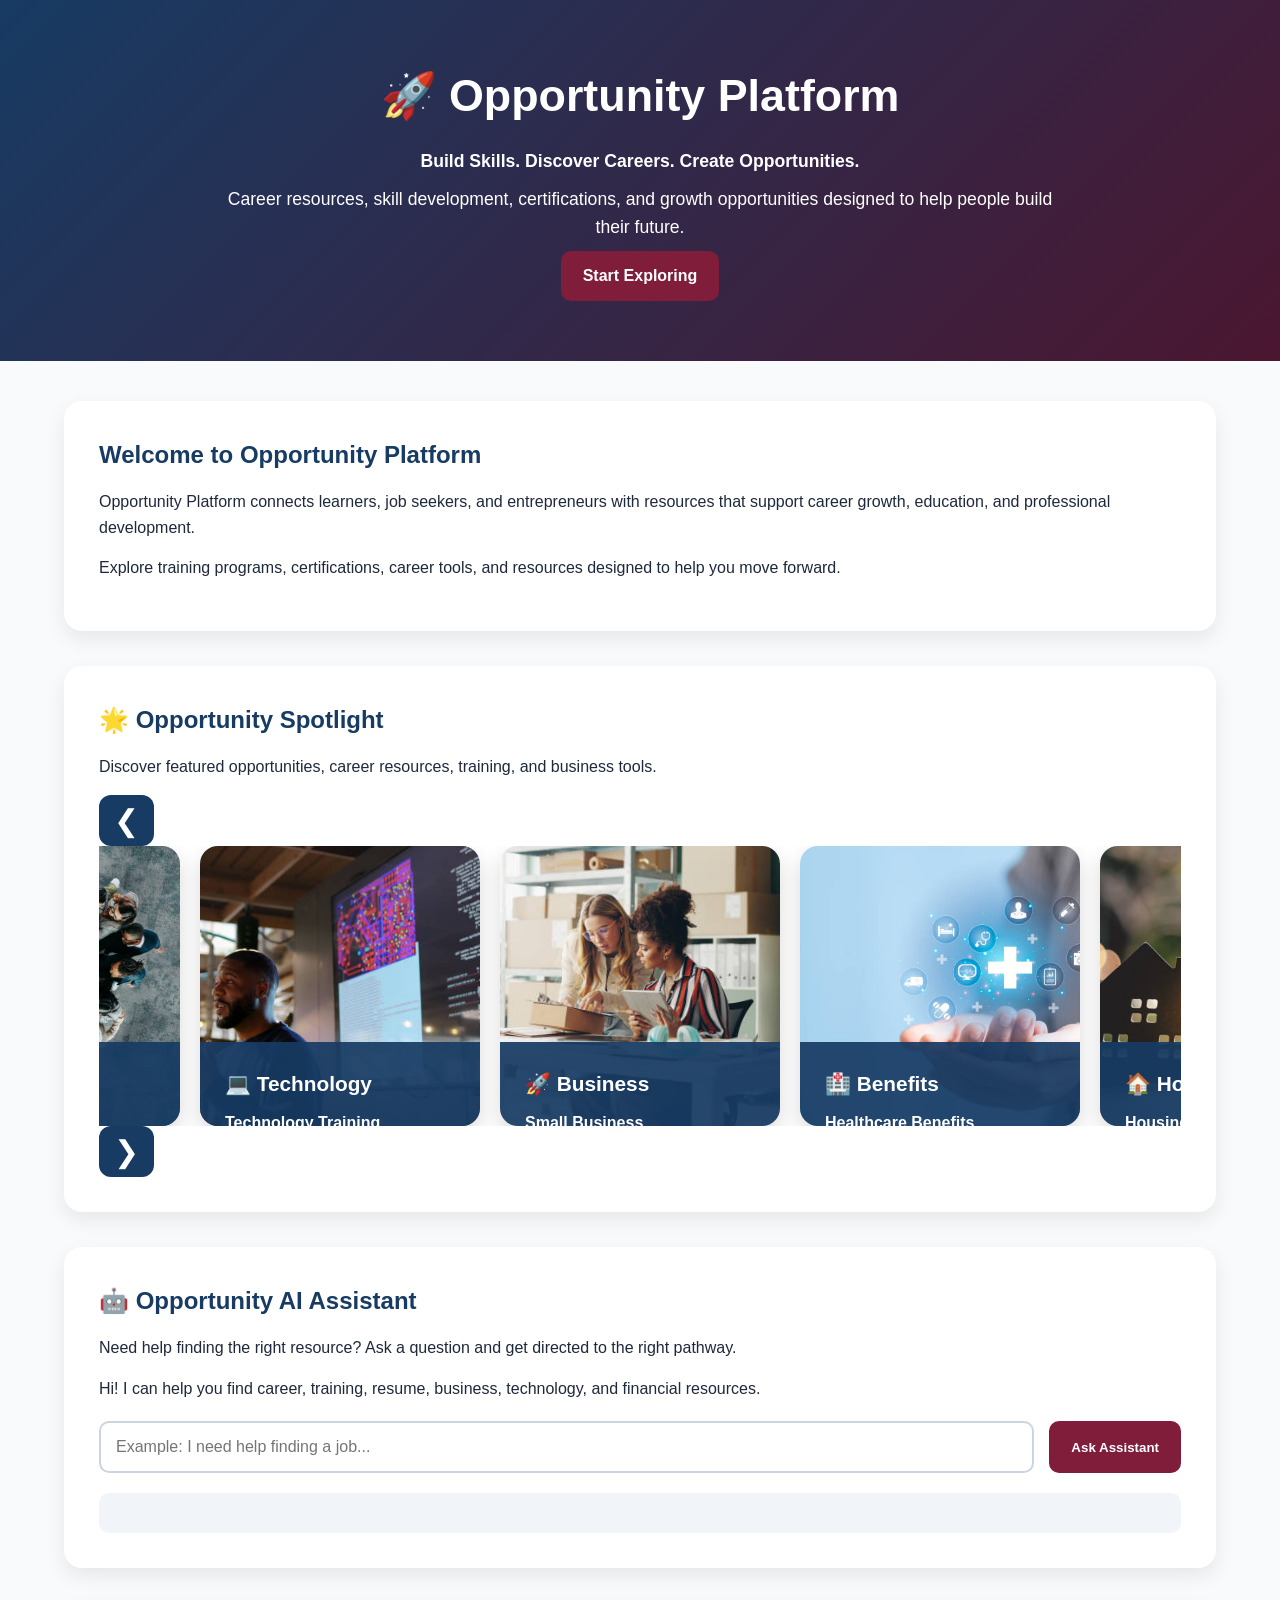
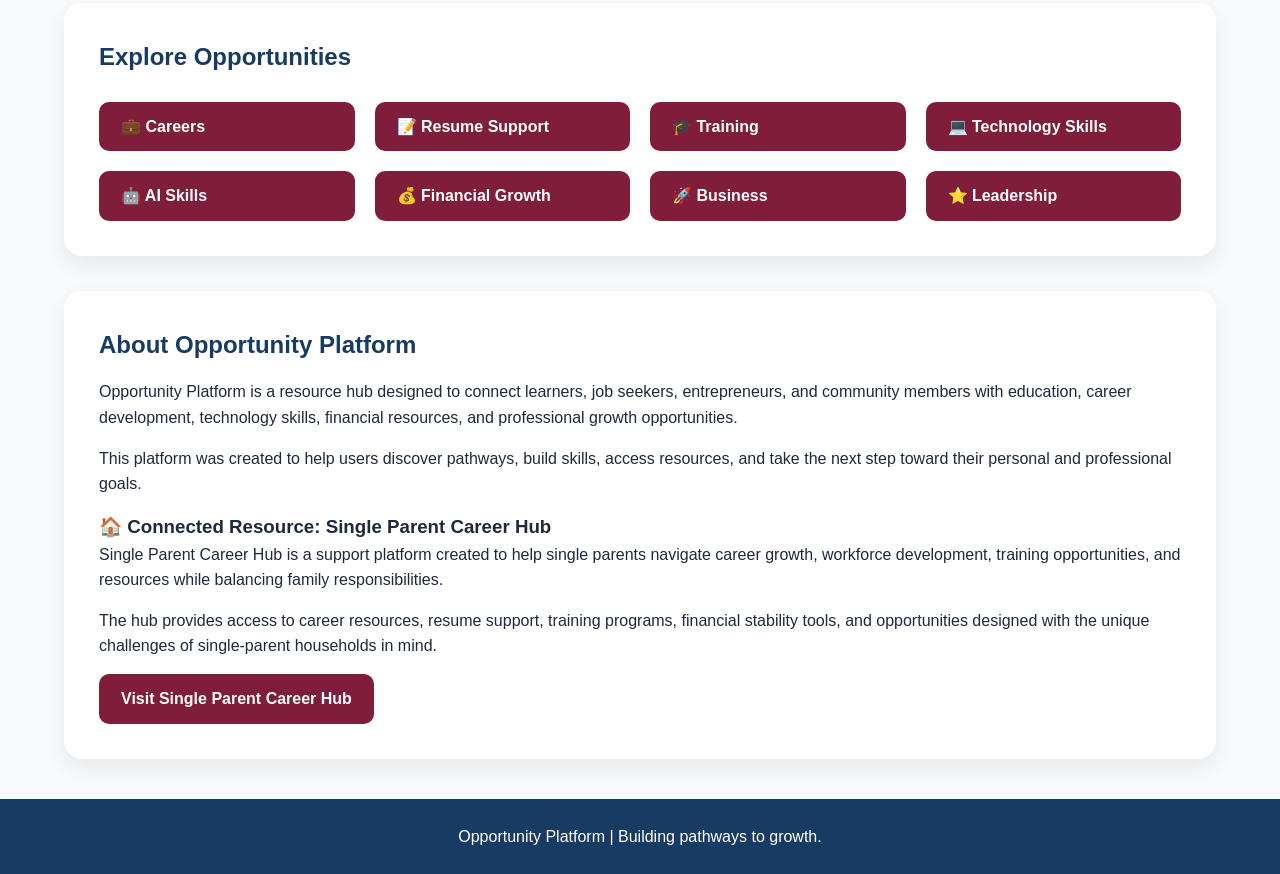
<file: index.html>
<!DOCTYPE html>
<html lang="en">

<head>

<meta charset="UTF-8">

<meta name="viewport" content="width=device-width, initial-scale=1.0">

<title>
Opportunity Platform
</title>


<link rel="stylesheet" href="style.css">


</head>


<body>



<header class="site-header">


<h1>
🚀 Opportunity Platform
</h1>


<p class="tagline">
Build Skills. Discover Careers. Create Opportunities.
</p>


<p>
Career resources, skill development,
certifications, and growth opportunities
designed to help people build their future.
</p>



<a href="#explore" class="btn">
Start Exploring
</a>



</header>






<main class="container">





<section class="card">


<h2>
Welcome to Opportunity Platform
</h2>


<p>

Opportunity Platform connects learners,
job seekers, and entrepreneurs with resources
that support career growth, education,
and professional development.

</p>



<p>

Explore training programs, certifications,
career tools, and resources designed
to help you move forward.

</p>


</section>




<!-- ==========================
OPPORTUNITY SPOTLIGHT
========================== -->

<section class="card">

<h2>
🌟 Opportunity Spotlight
</h2>

<p>
Discover featured opportunities, career resources,
training, and business tools.
</p>

<div class="spotlight-wrapper">

<button
class="carousel-btn"
id="prevBtn">

❮

</button>

<div
class="resource-track"
id="resource-container">

</div>

<button
class="carousel-btn"
id="nextBtn">

❯

</button>

</div>

</section>







<!-- ==========================
AI ASSISTANT
========================== -->


<section class="card">


<h2>
🤖 Opportunity AI Assistant
</h2>



<p>
Need help finding the right resource?
Ask a question and get directed
to the right pathway.
</p>



<p>
Hi! I can help you find career,
training, resume, business,
technology, and financial resources.
</p>



<div class="ai-box">



<input

type="text"

id="aiQuestion"

placeholder="Example: I need help finding a job..."

>




<button

class="btn"

id="askAI">

Ask Assistant

</button>



</div>



<div id="aiResponse"></div>



</section>


<!-- ==========================
EXPLORE OPPORTUNITIES
========================== -->


<section class="card" id="explore">


<h2>
Explore Opportunities
</h2>



<div class="button-grid">



<a href="career.html" class="btn">
💼 Careers
</a>



<a href="resume.html" class="btn">
📝 Resume Support
</a>



<a href="training.html" class="btn">
🎓 Training
</a>



<a href="technology.html" class="btn">
💻 Technology Skills
</a>



<a href="ai-skills.html" class="btn">
🤖 AI Skills
</a>



<a href="financial.html" class="btn">
💰 Financial Growth
</a>



<a href="business.html" class="btn">
🚀 Business
</a>



<a href="leadership.html" class="btn">
⭐ Leadership
</a>



</div>


</section>







<!-- ==========================
ABOUT
========================== -->


<!-- ==========================
ABOUT OPPORTUNITY PLATFORM
========================== -->

<section class="card">

<h2>
About Opportunity Platform
</h2>


<p>
Opportunity Platform is a resource hub designed to connect learners,
job seekers, entrepreneurs, and community members with education,
career development, technology skills, financial resources, and
professional growth opportunities.
</p>


<p>
This platform was created to help users discover pathways,
build skills, access resources, and take the next step toward
their personal and professional goals.
</p>



<h3>
🏠 Connected Resource: Single Parent Career Hub
</h3>


<p>
Single Parent Career Hub is a support platform created to help
single parents navigate career growth, workforce development,
training opportunities, and resources while balancing family
responsibilities.
</p>


<p>
The hub provides access to career resources, resume support,
training programs, financial stability tools, and opportunities
designed with the unique challenges of single-parent households
in mind.
</p>



<a 
href="https://arreiscodes.github.io/Single-Parent-Career-Hub/"
class="btn">

Visit Single Parent Career Hub

</a>


</section>






</main>







<footer>


<p>

Opportunity Platform | Building pathways to growth.

</p>


</footer>







<script src="script.js"></script>



</body>


</html>
</file>
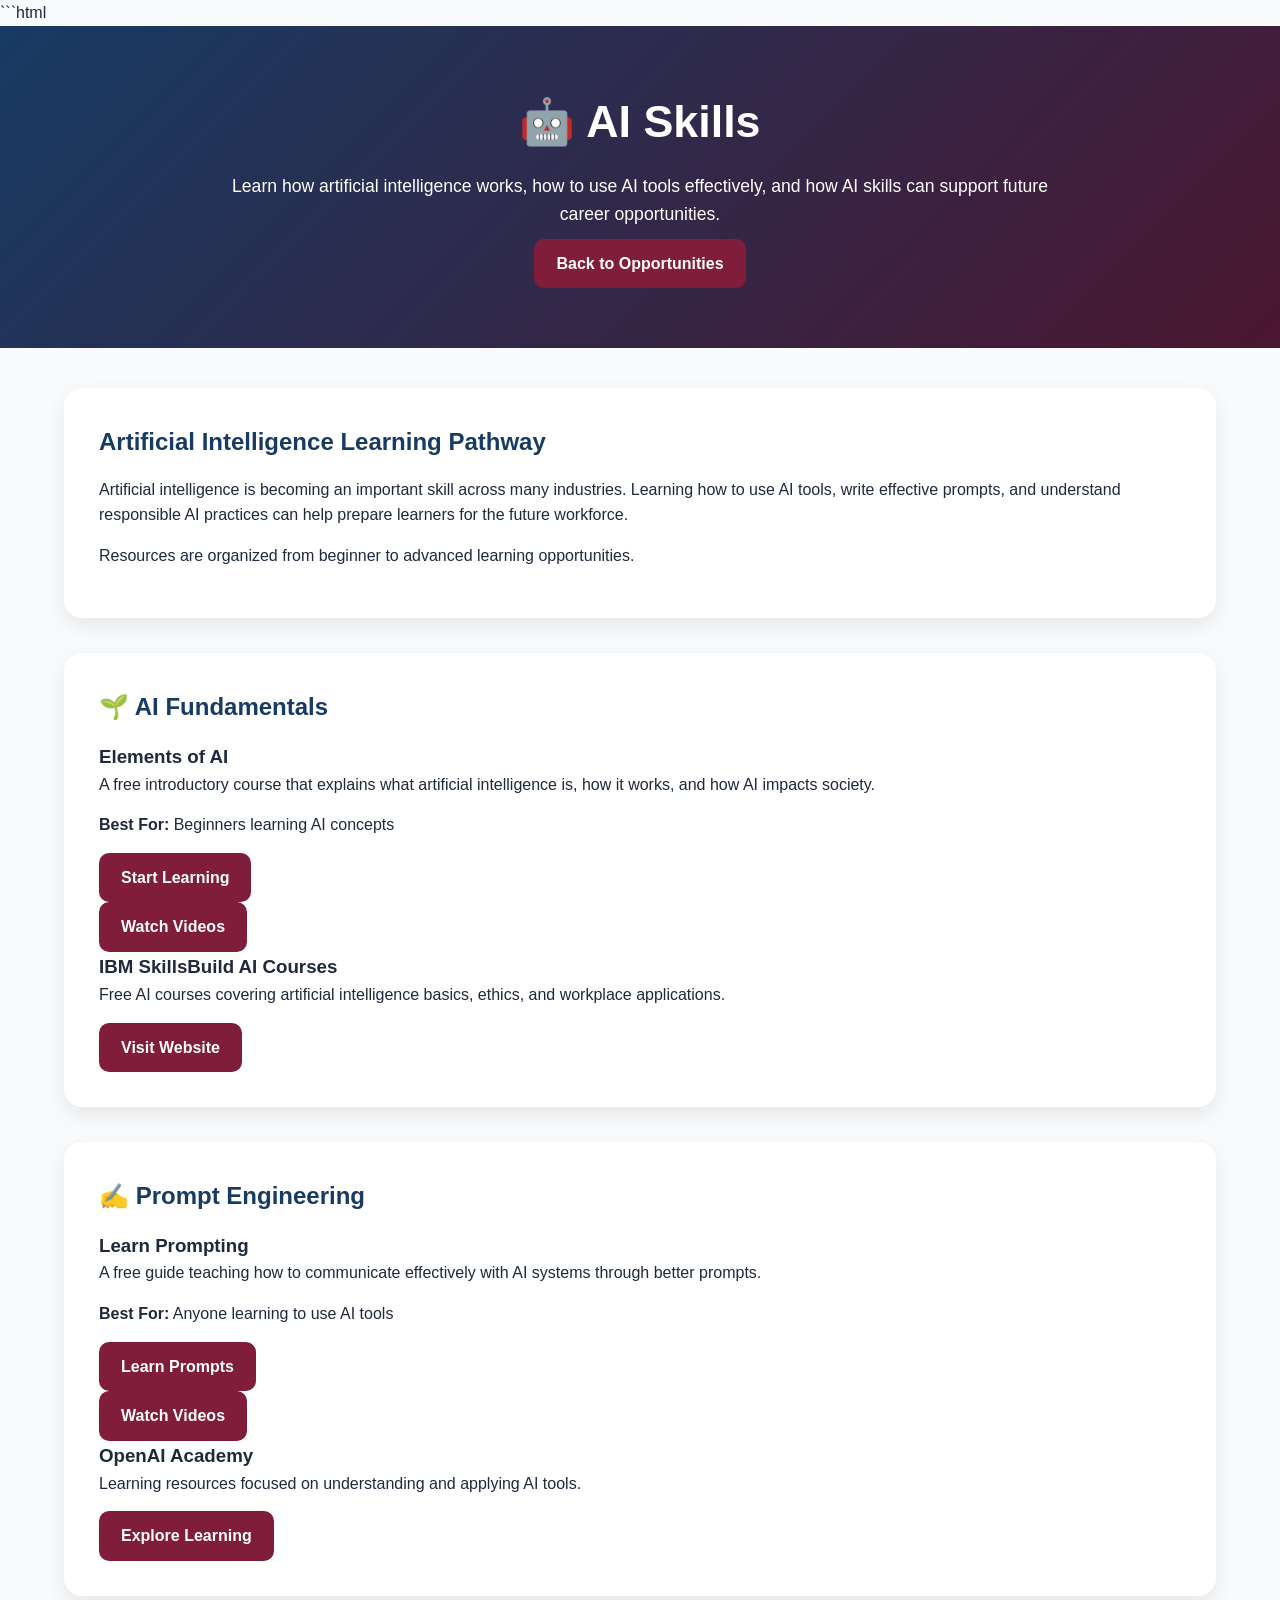
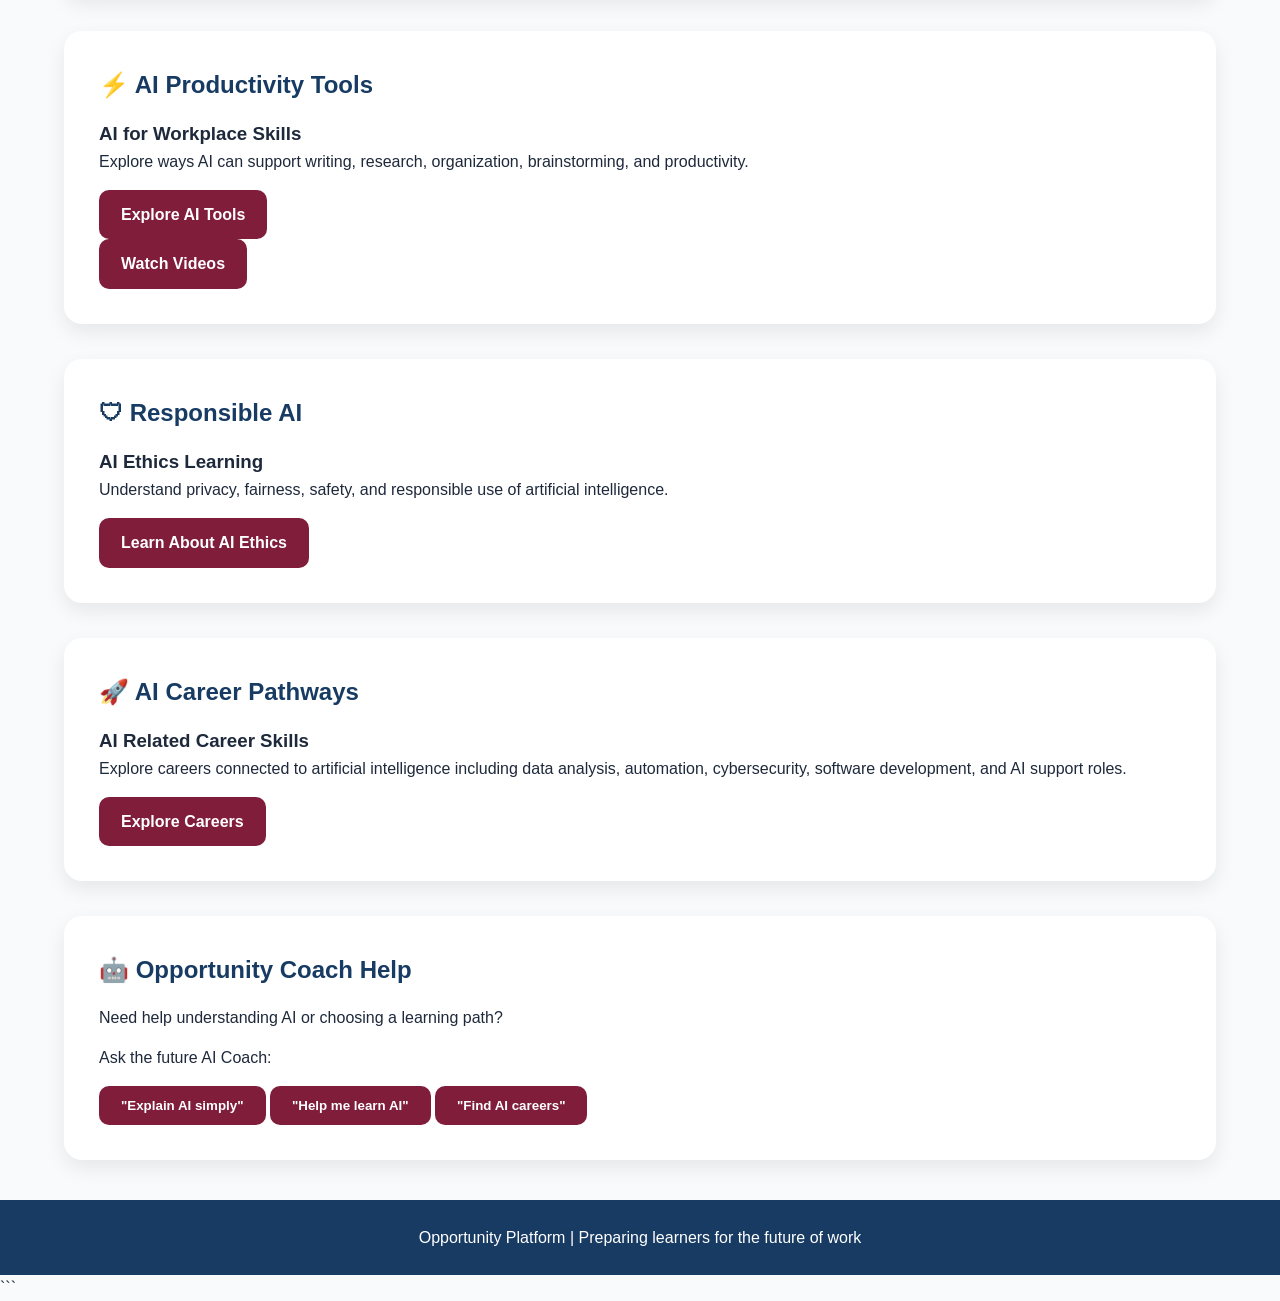
<file: ai-skills.html>
```html
<!DOCTYPE html>
<html lang="en">

<head>

<meta charset="UTF-8">
<meta name="viewport" content="width=device-width, initial-scale=1.0">

<title>AI Skills | Opportunity Platform</title>

<link rel="stylesheet" href="style.css">

</head>


<body>


<header class="site-header">

<h1>🤖 AI Skills</h1>

<p>
Learn how artificial intelligence works, how to use AI tools effectively, and how AI skills can support future career opportunities.
</p>


<a href="index.html" class="btn">
Back to Opportunities
</a>

</header>




<main class="container">



<section class="card">

<h2>Artificial Intelligence Learning Pathway</h2>

<p>
Artificial intelligence is becoming an important skill across many industries. Learning how to use AI tools, write effective prompts, and understand responsible AI practices can help prepare learners for the future workforce.
</p>

<p>
Resources are organized from beginner to advanced learning opportunities.
</p>

</section>







<section class="card">


<h2>🌱 AI Fundamentals</h2>


<div class="resource-grid">


<div class="library-card">


<h3>Elements of AI</h3>


<p>
A free introductory course that explains what artificial intelligence is, how it works, and how AI impacts society.
</p>


<p>
<strong>Best For:</strong> Beginners learning AI concepts
</p>


<a href="https://www.elementsofai.com/" target="_blank" class="btn">
Start Learning
</a>


<br>


<a href="https://www.youtube.com/results?search_query=artificial+intelligence+for+beginners" target="_blank" class="btn">
Watch Videos
</a>


</div>




<div class="library-card">


<h3>IBM SkillsBuild AI Courses</h3>


<p>
Free AI courses covering artificial intelligence basics, ethics, and workplace applications.
</p>


<a href="https://skillsbuild.org/" target="_blank" class="btn">
Visit Website
</a>


</div>


</div>


</section>








<section class="card">


<h2>✍️ Prompt Engineering</h2>


<div class="resource-grid">


<div class="library-card">


<h3>Learn Prompting</h3>


<p>
A free guide teaching how to communicate effectively with AI systems through better prompts.
</p>


<p>
<strong>Best For:</strong> Anyone learning to use AI tools
</p>


<a href="https://learnprompting.org/" target="_blank" class="btn">
Learn Prompts
</a>


<br>


<a href="https://www.youtube.com/results?search_query=prompt+engineering+beginner+tutorial" target="_blank" class="btn">
Watch Videos
</a>


</div>




<div class="library-card">


<h3>OpenAI Academy</h3>


<p>
Learning resources focused on understanding and applying AI tools.
</p>


<a href="https://academy.openai.com/" target="_blank" class="btn">
Explore Learning
</a>


</div>



</div>


</section>









<section class="card">


<h2>⚡ AI Productivity Tools</h2>


<div class="resource-grid">


<div class="library-card">


<h3>AI for Workplace Skills</h3>


<p>
Explore ways AI can support writing, research, organization, brainstorming, and productivity.
</p>


<a href="https://www.microsoft.com/en-us/ai" target="_blank" class="btn">
Explore AI Tools
</a>


<br>


<a href="https://www.youtube.com/results?search_query=AI+productivity+tools+for+beginners" target="_blank" class="btn">
Watch Videos
</a>


</div>



</div>


</section>









<section class="card">


<h2>🛡 Responsible AI</h2>


<div class="resource-grid">


<div class="library-card">


<h3>AI Ethics Learning</h3>


<p>
Understand privacy, fairness, safety, and responsible use of artificial intelligence.
</p>


<a href="https://www.unesco.org/en/artificial-intelligence/recommendation-ethics" target="_blank" class="btn">
Learn About AI Ethics
</a>


</div>



</div>


</section>









<section class="card">


<h2>🚀 AI Career Pathways</h2>


<div class="resource-grid">


<div class="library-card">


<h3>AI Related Career Skills</h3>


<p>
Explore careers connected to artificial intelligence including data analysis, automation, cybersecurity, software development, and AI support roles.
</p>


<a href="career.html" class="btn">
Explore Careers
</a>


</div>



</div>


</section>









<section class="card">


<h2>🤖 Opportunity Coach Help</h2>


<p>
Need help understanding AI or choosing a learning path?
</p>


<div class="chatbot-placeholder">


<p>
Ask the future AI Coach:
</p>


<button class="btn">
"Explain AI simply"
</button>


<button class="btn">
"Help me learn AI"
</button>


<button class="btn">
"Find AI careers"
</button>


</div>


</section>





</main>



<footer>

<p>
Opportunity Platform | Preparing learners for the future of work
</p>

</footer>



</body>

</html>
```
</file>
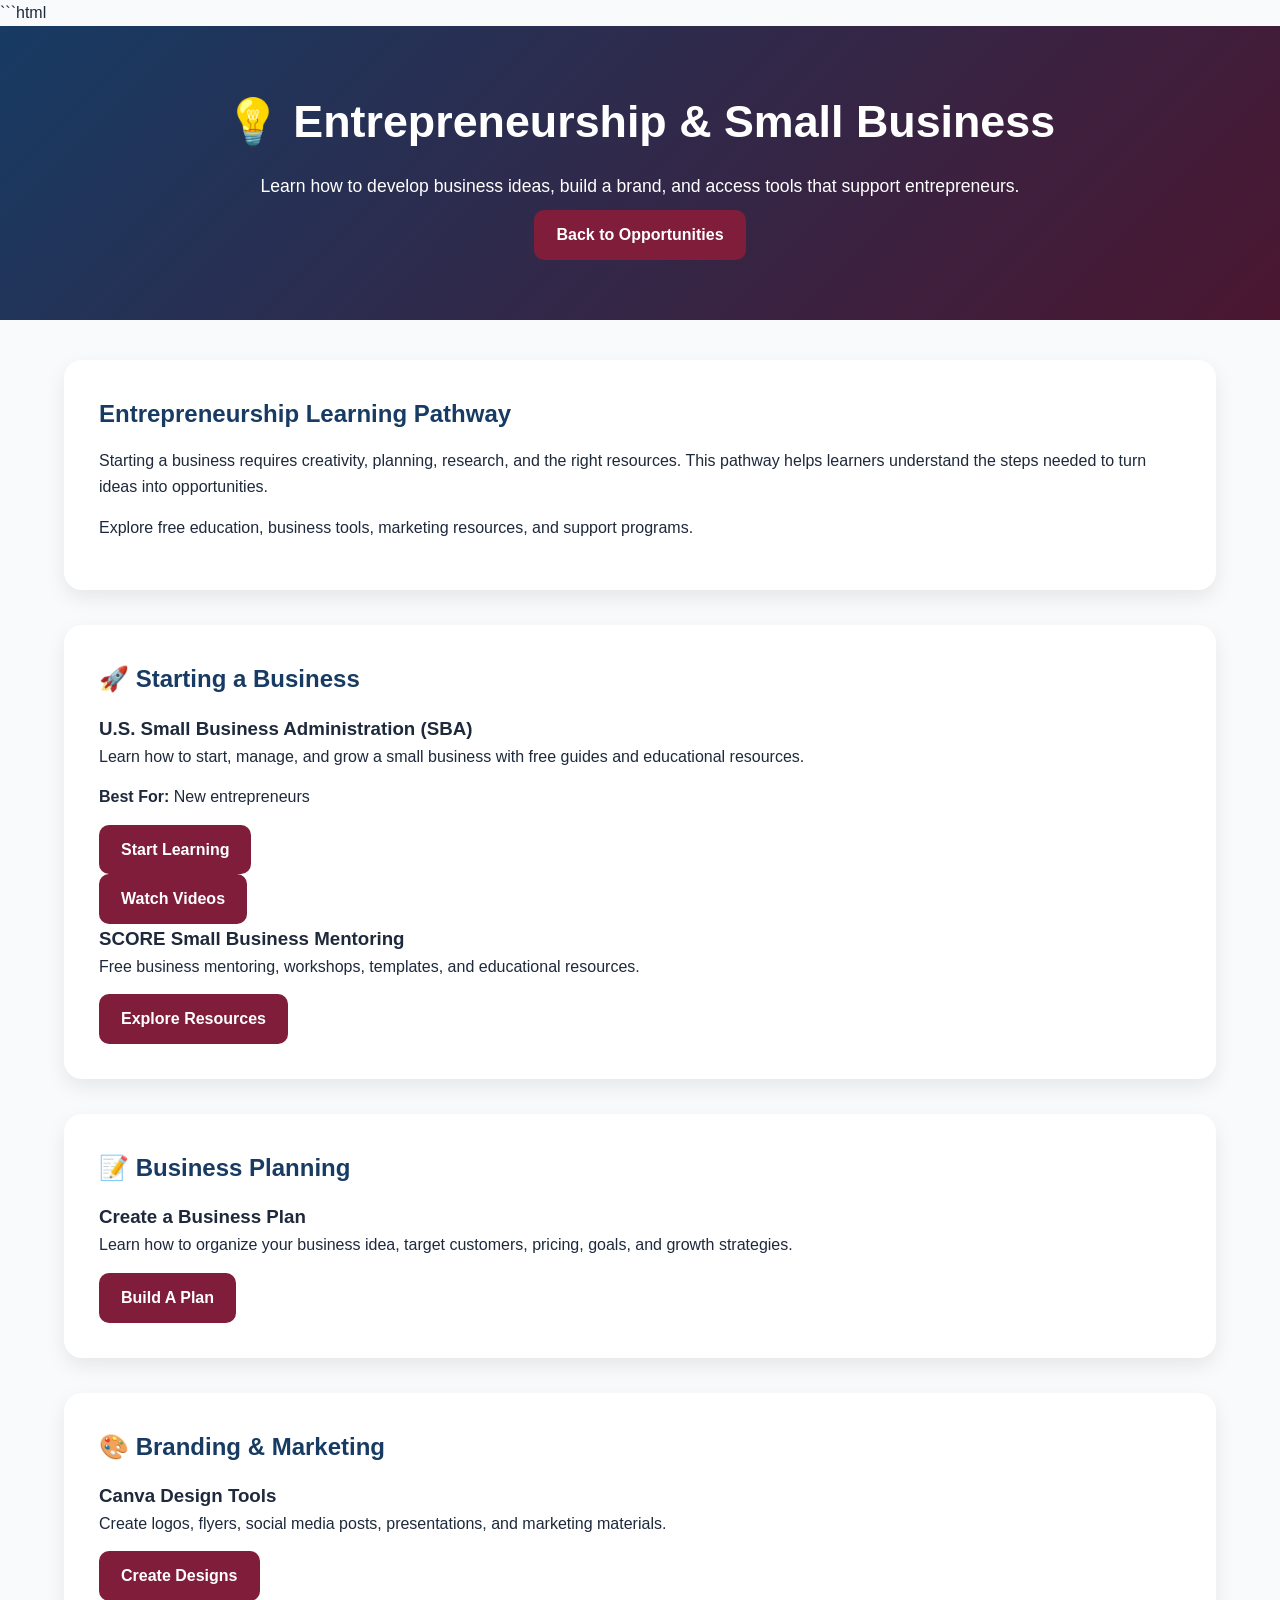
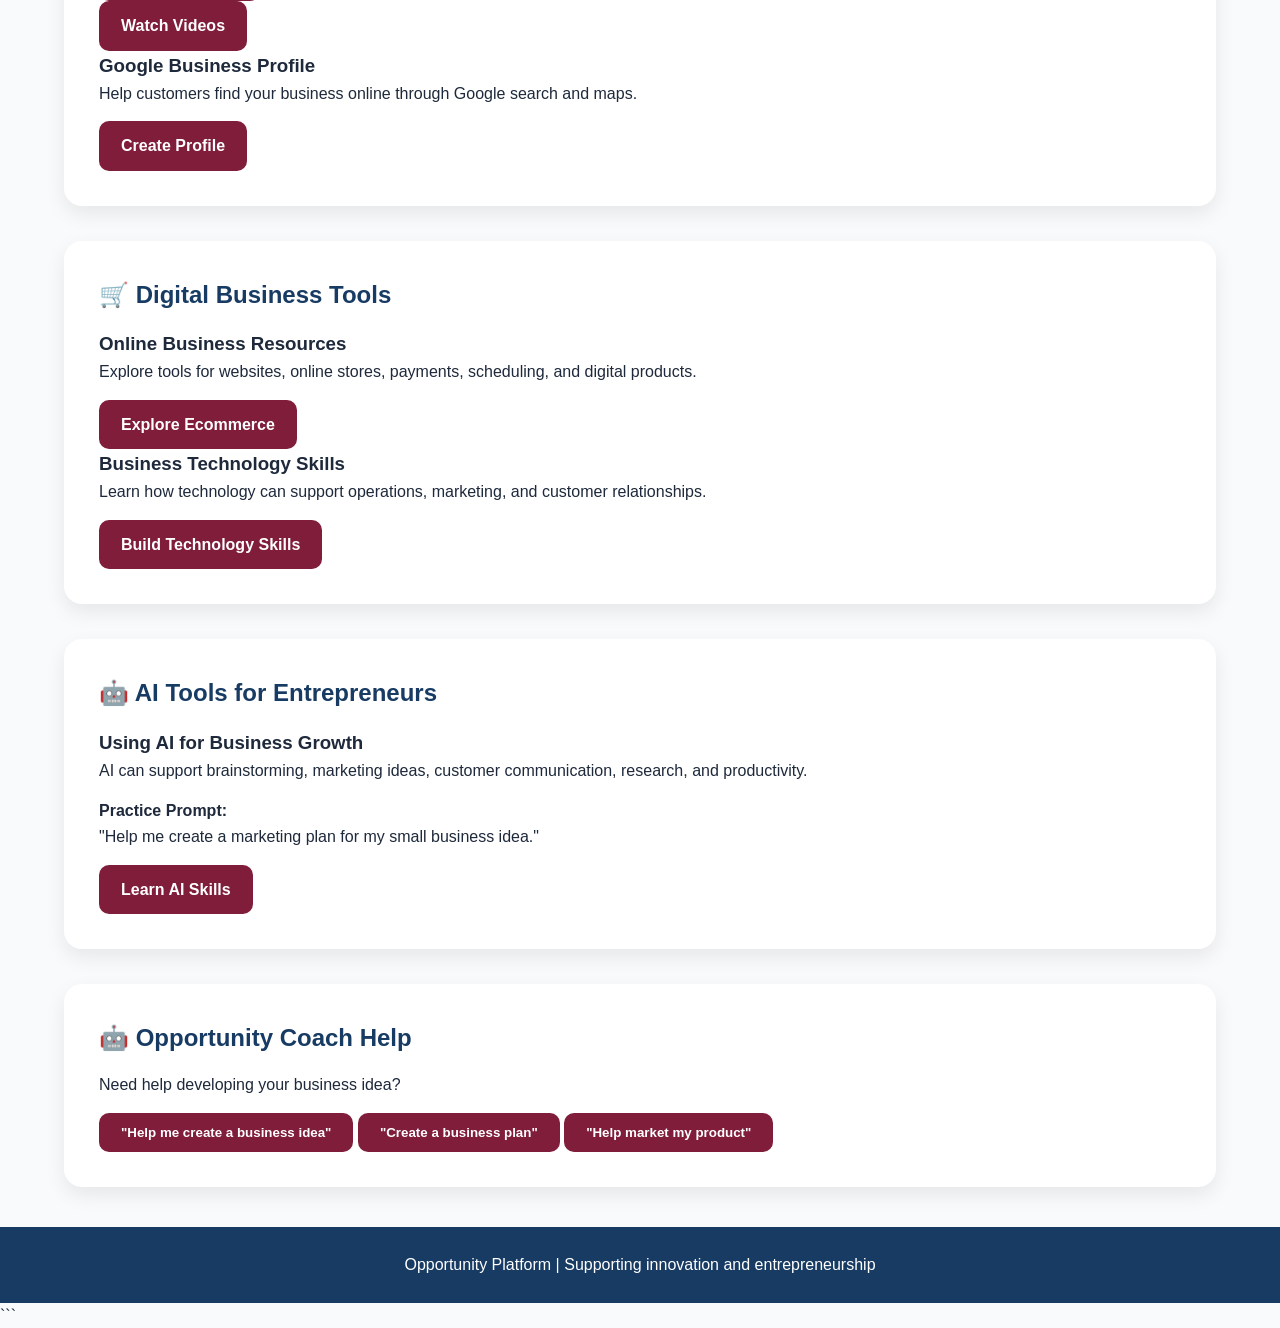
<file: business.html>
```html
<!DOCTYPE html>
<html lang="en">

<head>

<meta charset="UTF-8">
<meta name="viewport" content="width=device-width, initial-scale=1.0">

<title>Entrepreneurship | Opportunity Platform</title>

<link rel="stylesheet" href="style.css">

</head>


<body>


<header class="site-header">

<h1>💡 Entrepreneurship & Small Business</h1>

<p>
Learn how to develop business ideas, build a brand, and access tools that support entrepreneurs.
</p>


<a href="index.html" class="btn">
Back to Opportunities
</a>

</header>





<main class="container">



<section class="card">


<h2>Entrepreneurship Learning Pathway</h2>


<p>
Starting a business requires creativity, planning, research, and the right resources. This pathway helps learners understand the steps needed to turn ideas into opportunities.
</p>


<p>
Explore free education, business tools, marketing resources, and support programs.
</p>


</section>









<section class="card">


<h2>🚀 Starting a Business</h2>


<div class="resource-grid">


<div class="library-card">


<h3>U.S. Small Business Administration (SBA)</h3>


<p>
Learn how to start, manage, and grow a small business with free guides and educational resources.
</p>


<p>
<strong>Best For:</strong> New entrepreneurs
</p>


<a href="https://www.sba.gov/business-guide" target="_blank" class="btn">
Start Learning
</a>


<br>


<a href="https://www.youtube.com/results?search_query=how+to+start+a+small+business+beginner" target="_blank" class="btn">
Watch Videos
</a>


</div>



<div class="library-card">


<h3>SCORE Small Business Mentoring</h3>


<p>
Free business mentoring, workshops, templates, and educational resources.
</p>


<a href="https://www.score.org/" target="_blank" class="btn">
Explore Resources
</a>


</div>



</div>


</section>









<section class="card">


<h2>📝 Business Planning</h2>


<div class="resource-grid">


<div class="library-card">


<h3>Create a Business Plan</h3>


<p>
Learn how to organize your business idea, target customers, pricing, goals, and growth strategies.
</p>


<a href="https://www.sba.gov/business-guide/plan-your-business" target="_blank" class="btn">
Build A Plan
</a>


</div>



</div>


</section>









<section class="card">


<h2>🎨 Branding & Marketing</h2>


<div class="resource-grid">


<div class="library-card">


<h3>Canva Design Tools</h3>


<p>
Create logos, flyers, social media posts, presentations, and marketing materials.
</p>


<a href="https://www.canva.com/" target="_blank" class="btn">
Create Designs
</a>


<br>


<a href="https://www.youtube.com/results?search_query=small+business+branding+for+beginners" target="_blank" class="btn">
Watch Videos
</a>


</div>





<div class="library-card">


<h3>Google Business Profile</h3>


<p>
Help customers find your business online through Google search and maps.
</p>


<a href="https://www.google.com/business/" target="_blank" class="btn">
Create Profile
</a>


</div>



</div>


</section>









<section class="card">


<h2>🛒 Digital Business Tools</h2>


<div class="resource-grid">


<div class="library-card">


<h3>Online Business Resources</h3>


<p>
Explore tools for websites, online stores, payments, scheduling, and digital products.
</p>


<a href="https://www.shopify.com/" target="_blank" class="btn">
Explore Ecommerce
</a>


</div>




<div class="library-card">


<h3>Business Technology Skills</h3>


<p>
Learn how technology can support operations, marketing, and customer relationships.
</p>


<a href="technology.html" class="btn">
Build Technology Skills
</a>


</div>


</div>


</section>









<section class="card">


<h2>🤖 AI Tools for Entrepreneurs</h2>


<div class="resource-grid">


<div class="library-card">


<h3>Using AI for Business Growth</h3>


<p>
AI can support brainstorming, marketing ideas, customer communication, research, and productivity.
</p>


<p>
<strong>Practice Prompt:</strong><br>
"Help me create a marketing plan for my small business idea."
</p>


<a href="ai-skills.html" class="btn">
Learn AI Skills
</a>


</div>


</div>


</section>









<section class="card">


<h2>🤖 Opportunity Coach Help</h2>


<p>
Need help developing your business idea?
</p>


<div class="chatbot-placeholder">


<button class="btn">
"Help me create a business idea"
</button>


<button class="btn">
"Create a business plan"
</button>


<button class="btn">
"Help market my product"
</button>


</div>


</section>






</main>




<footer>

<p>
Opportunity Platform | Supporting innovation and entrepreneurship
</p>

</footer>



</body>

</html>
```
</file>
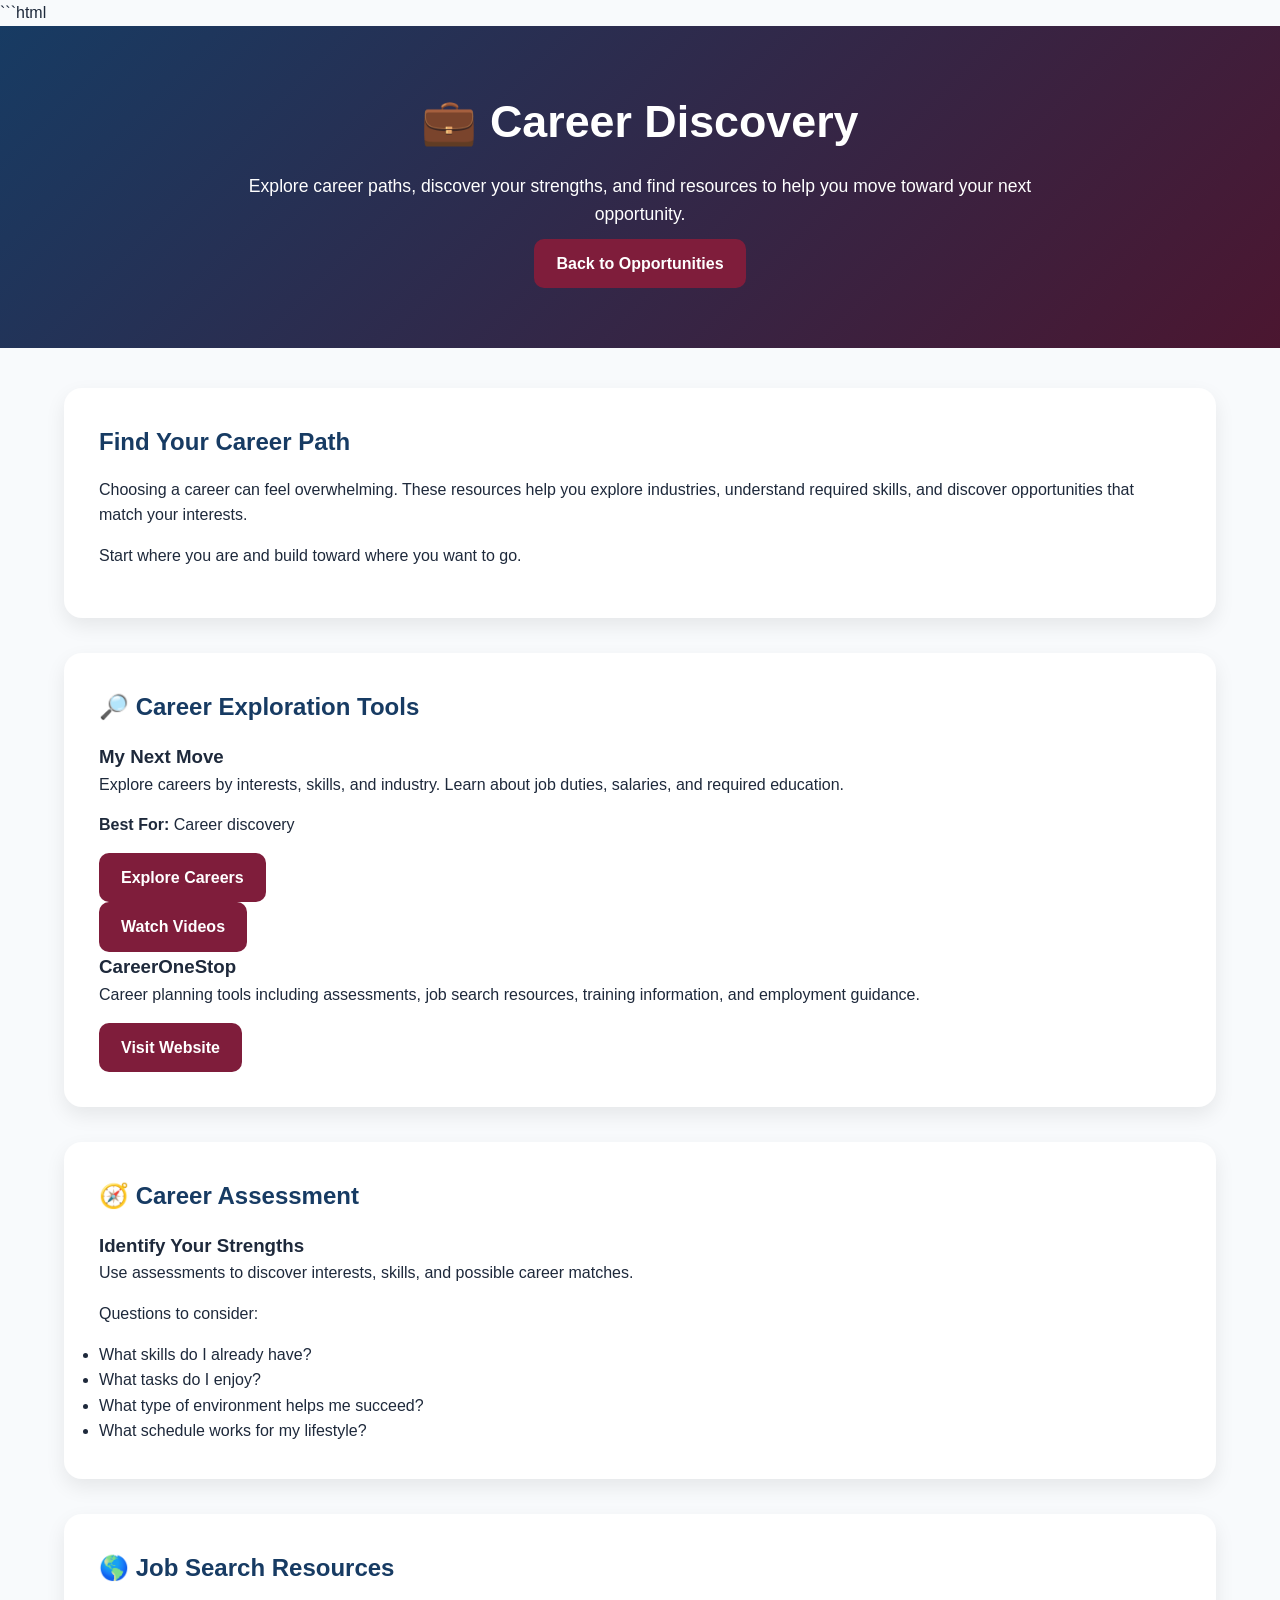
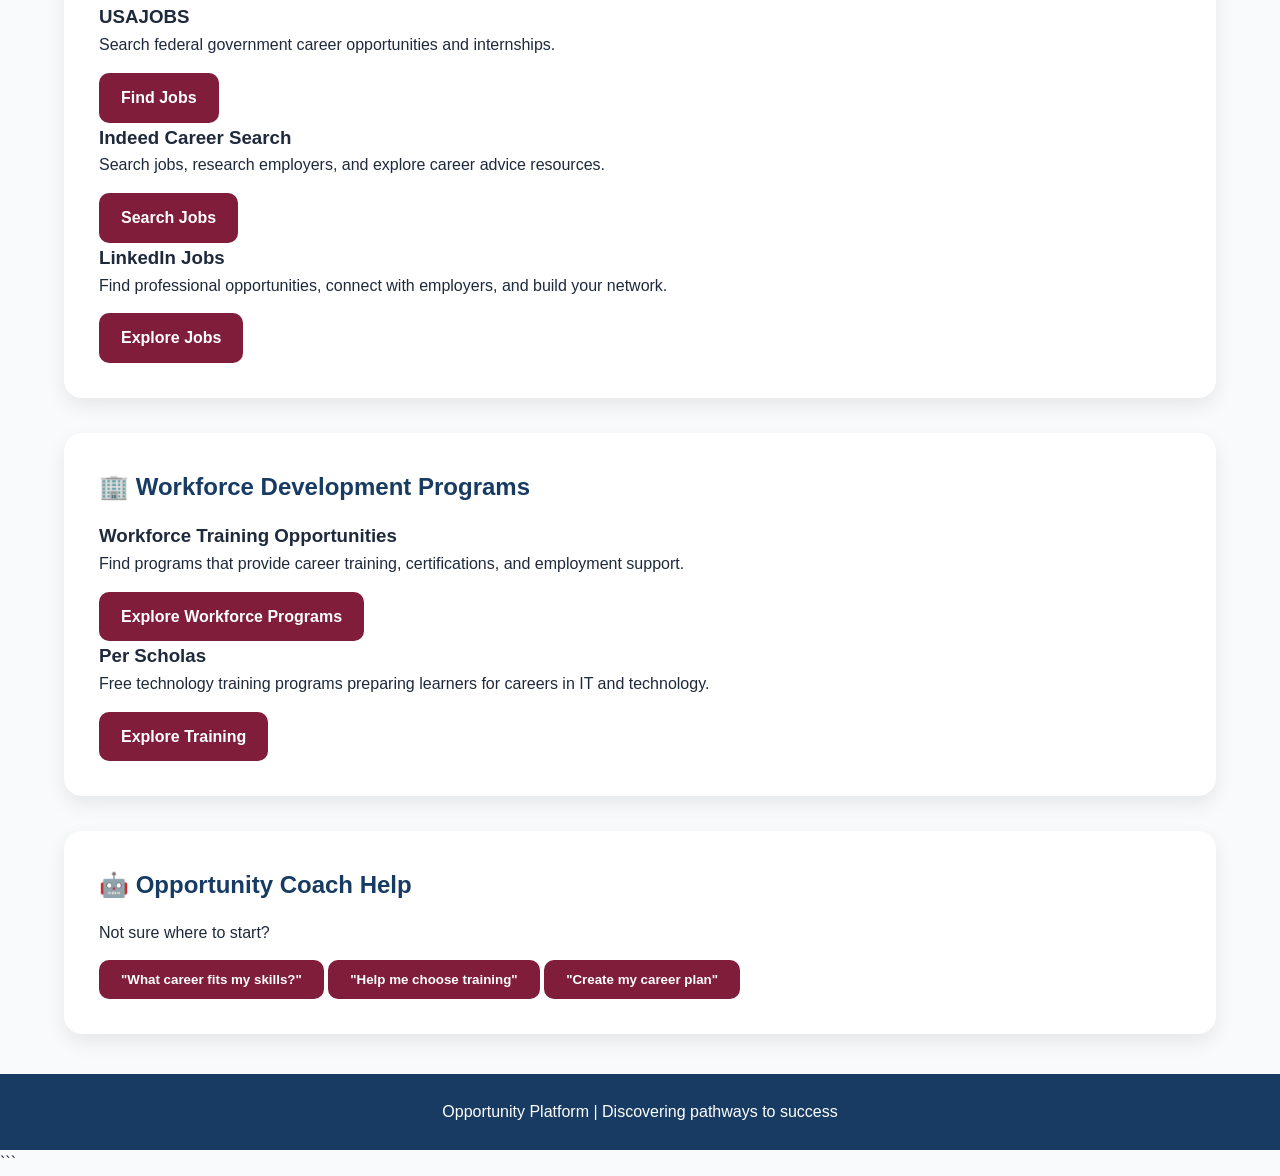
<file: career.html>
```html
<!DOCTYPE html>
<html lang="en">

<head>

<meta charset="UTF-8">
<meta name="viewport" content="width=device-width, initial-scale=1.0">

<title>Career Discovery | Opportunity Platform</title>

<link rel="stylesheet" href="style.css">

</head>


<body>


<header class="site-header">

<h1>💼 Career Discovery</h1>

<p>
Explore career paths, discover your strengths, and find resources to help you move toward your next opportunity.
</p>


<a href="index.html" class="btn">
Back to Opportunities
</a>

</header>





<main class="container">



<section class="card">


<h2>Find Your Career Path</h2>


<p>
Choosing a career can feel overwhelming. These resources help you explore industries, understand required skills, and discover opportunities that match your interests.
</p>


<p>
Start where you are and build toward where you want to go.
</p>


</section>









<section class="card">


<h2>🔎 Career Exploration Tools</h2>


<div class="resource-grid">


<div class="library-card">


<h3>My Next Move</h3>


<p>
Explore careers by interests, skills, and industry. Learn about job duties, salaries, and required education.
</p>


<p>
<strong>Best For:</strong> Career discovery
</p>


<a href="https://www.mynextmove.org/" target="_blank" class="btn">
Explore Careers
</a>


<br>


<a href="https://www.youtube.com/results?search_query=how+to+choose+a+career+path" target="_blank" class="btn">
Watch Videos
</a>


</div>





<div class="library-card">


<h3>CareerOneStop</h3>


<p>
Career planning tools including assessments, job search resources, training information, and employment guidance.
</p>


<a href="https://www.careeronestop.org/" target="_blank" class="btn">
Visit Website
</a>


</div>


</div>


</section>









<section class="card">


<h2>🧭 Career Assessment</h2>


<div class="resource-grid">


<div class="library-card">


<h3>Identify Your Strengths</h3>


<p>
Use assessments to discover interests, skills, and possible career matches.
</p>


<p>
Questions to consider:</p>


<ul>

<li>What skills do I already have?</li>

<li>What tasks do I enjoy?</li>

<li>What type of environment helps me succeed?</li>

<li>What schedule works for my lifestyle?</li>

</ul>


</div>


</div>


</section>









<section class="card">


<h2>🌎 Job Search Resources</h2>


<div class="resource-grid">



<div class="library-card">


<h3>USAJOBS</h3>


<p>
Search federal government career opportunities and internships.
</p>


<a href="https://www.usajobs.gov/" target="_blank" class="btn">
Find Jobs
</a>


</div>






<div class="library-card">


<h3>Indeed Career Search</h3>


<p>
Search jobs, research employers, and explore career advice resources.
</p>


<a href="https://www.indeed.com/" target="_blank" class="btn">
Search Jobs
</a>


</div>






<div class="library-card">


<h3>LinkedIn Jobs</h3>


<p>
Find professional opportunities, connect with employers, and build your network.
</p>


<a href="https://www.linkedin.com/jobs/" target="_blank" class="btn">
Explore Jobs
</a>


</div>


</div>


</section>









<section class="card">


<h2>🏢 Workforce Development Programs</h2>


<div class="resource-grid">



<div class="library-card">


<h3>Workforce Training Opportunities</h3>


<p>
Find programs that provide career training, certifications, and employment support.
</p>


<a href="https://www.dol.gov/agencies/eta" target="_blank" class="btn">
Explore Workforce Programs
</a>


</div>





<div class="library-card">


<h3>Per Scholas</h3>


<p>
Free technology training programs preparing learners for careers in IT and technology.
</p>


<a href="https://perscholas.org/" target="_blank" class="btn">
Explore Training
</a>


</div>


</div>


</section>









<section class="card">


<h2>🤖 Opportunity Coach Help</h2>


<p>
Not sure where to start?
</p>


<div class="chatbot-placeholder">


<button class="btn">
"What career fits my skills?"
</button>


<button class="btn">
"Help me choose training"
</button>


<button class="btn">
"Create my career plan"
</button>


</div>


</section>






</main>




<footer>

<p>
Opportunity Platform | Discovering pathways to success
</p>

</footer>



</body>

</html>
```
</file>
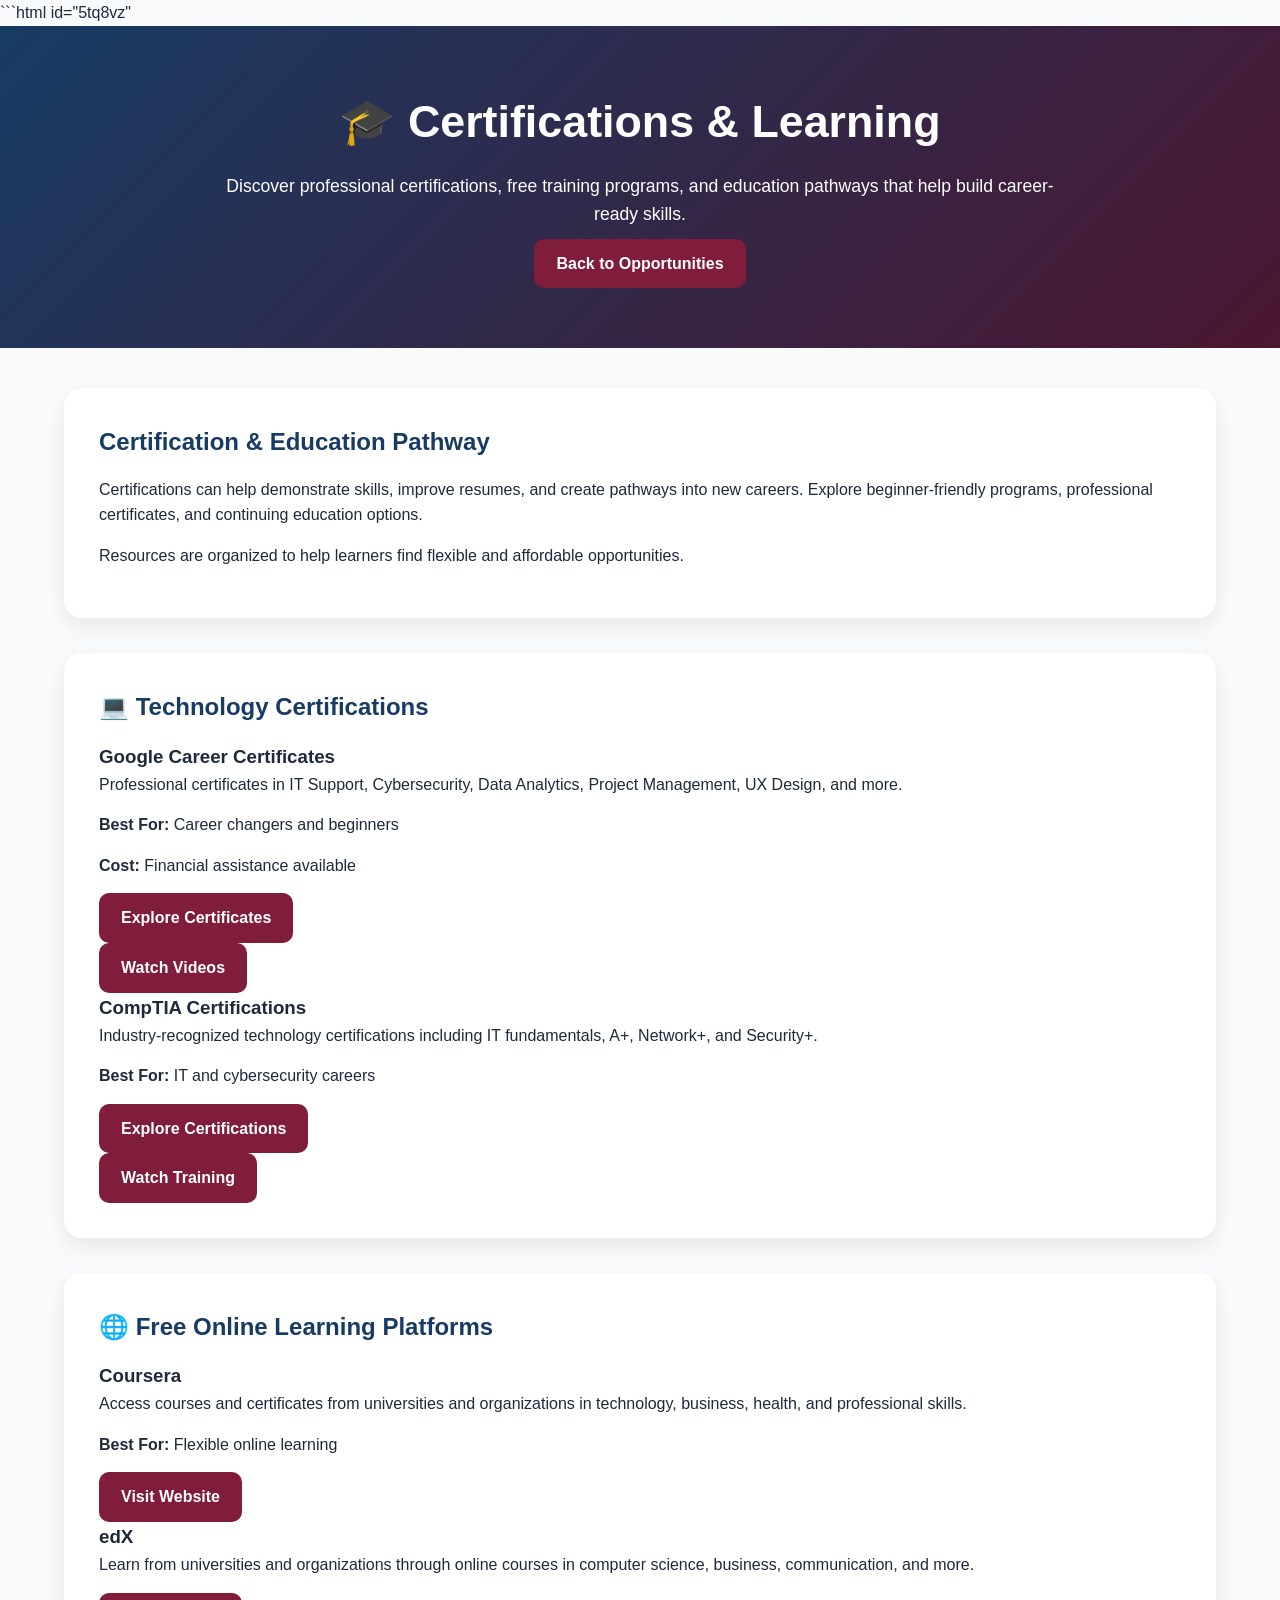
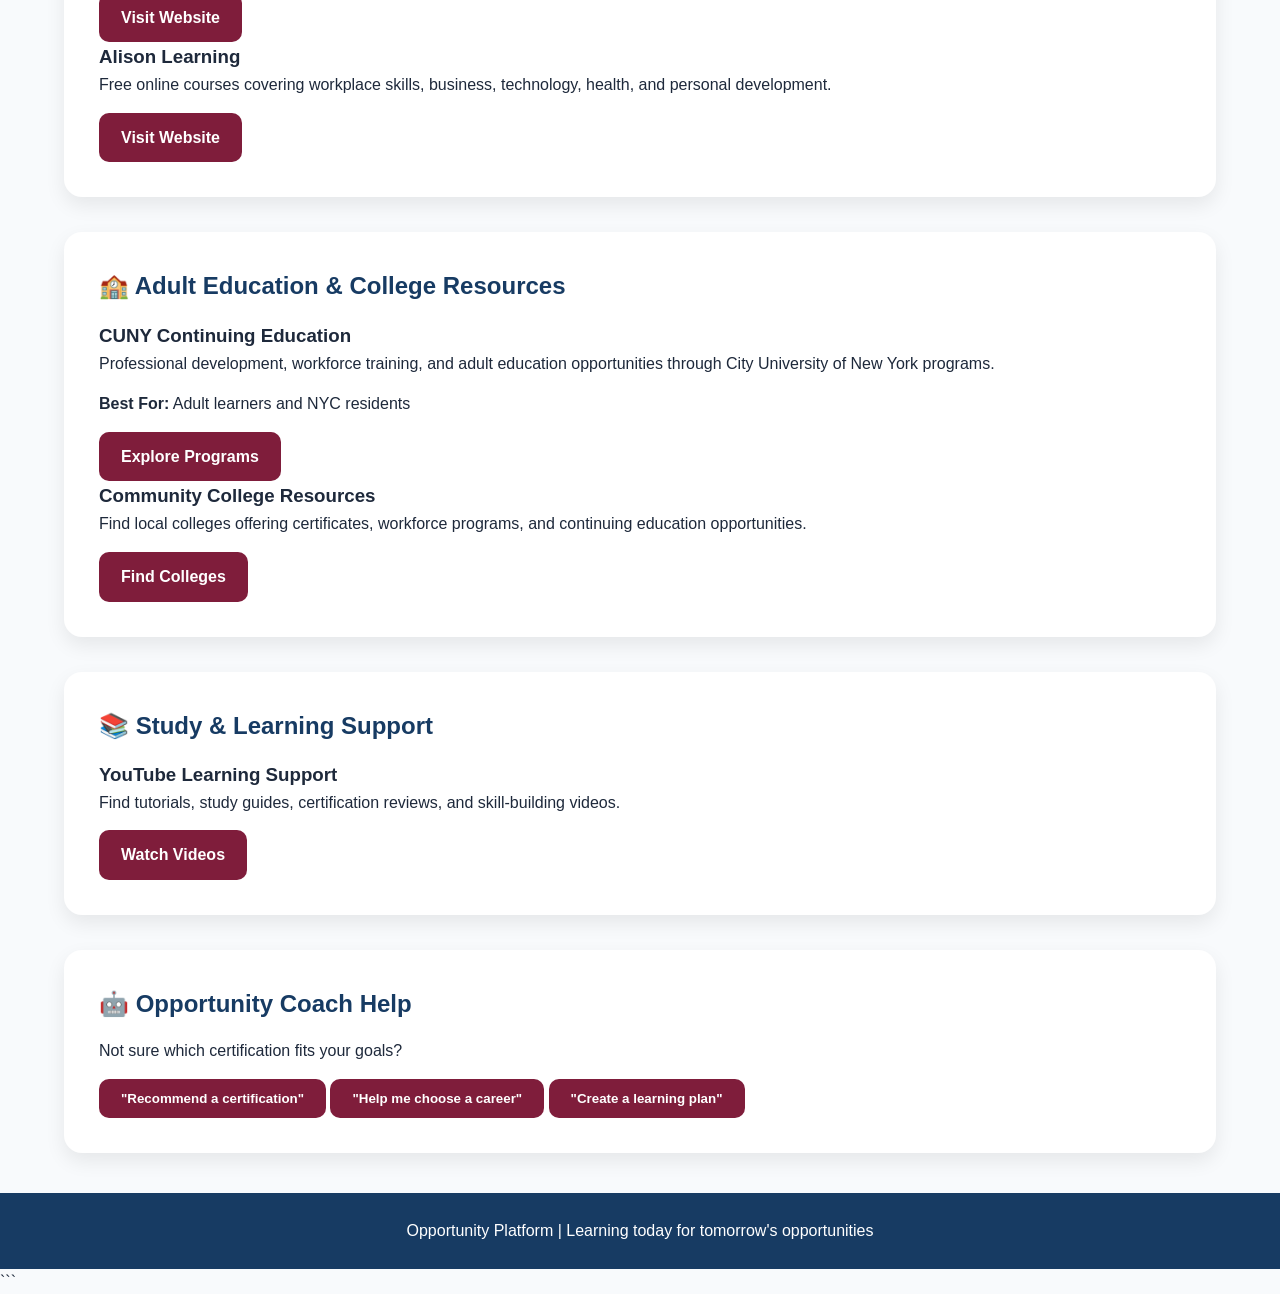
<file: certifications.html>
```html id="5tq8vz"
<!DOCTYPE html>
<html lang="en">

<head>

<meta charset="UTF-8">
<meta name="viewport" content="width=device-width, initial-scale=1.0">

<title>Certifications | Opportunity Platform</title>

<link rel="stylesheet" href="style.css">

</head>


<body>


<header class="site-header">

<h1>🎓 Certifications & Learning</h1>

<p>
Discover professional certifications, free training programs, and education pathways that help build career-ready skills.
</p>


<a href="index.html" class="btn">
Back to Opportunities
</a>

</header>





<main class="container">



<section class="card">


<h2>Certification & Education Pathway</h2>


<p>
Certifications can help demonstrate skills, improve resumes, and create pathways into new careers. Explore beginner-friendly programs, professional certificates, and continuing education options.
</p>


<p>
Resources are organized to help learners find flexible and affordable opportunities.
</p>


</section>









<section class="card">


<h2>💻 Technology Certifications</h2>


<div class="resource-grid">



<div class="library-card">


<h3>Google Career Certificates</h3>


<p>
Professional certificates in IT Support, Cybersecurity, Data Analytics, Project Management, UX Design, and more.
</p>


<p>
<strong>Best For:</strong> Career changers and beginners
</p>


<p>
<strong>Cost:</strong> Financial assistance available
</p>


<a href="https://grow.google/certificates/" target="_blank" class="btn">
Explore Certificates
</a>


<br>


<a href="https://www.youtube.com/results?search_query=Google+Career+Certificate+review" target="_blank" class="btn">
Watch Videos
</a>


</div>






<div class="library-card">


<h3>CompTIA Certifications</h3>


<p>
Industry-recognized technology certifications including IT fundamentals, A+, Network+, and Security+.
</p>


<p>
<strong>Best For:</strong> IT and cybersecurity careers
</p>


<a href="https://www.comptia.org/certifications" target="_blank" class="btn">
Explore Certifications
</a>


<br>


<a href="https://www.youtube.com/results?search_query=CompTIA+A%2B+training+for+beginners" target="_blank" class="btn">
Watch Training
</a>


</div>



</div>


</section>









<section class="card">


<h2>🌐 Free Online Learning Platforms</h2>


<div class="resource-grid">



<div class="library-card">


<h3>Coursera</h3>


<p>
Access courses and certificates from universities and organizations in technology, business, health, and professional skills.
</p>


<p>
<strong>Best For:</strong> Flexible online learning
</p>


<a href="https://www.coursera.org/" target="_blank" class="btn">
Visit Website
</a>


</div>





<div class="library-card">


<h3>edX</h3>


<p>
Learn from universities and organizations through online courses in computer science, business, communication, and more.
</p>


<a href="https://www.edx.org/" target="_blank" class="btn">
Visit Website
</a>


</div>






<div class="library-card">


<h3>Alison Learning</h3>


<p>
Free online courses covering workplace skills, business, technology, health, and personal development.
</p>


<a href="https://alison.com/" target="_blank" class="btn">
Visit Website
</a>


</div>




</div>


</section>









<section class="card">


<h2>🏫 Adult Education & College Resources</h2>


<div class="resource-grid">



<div class="library-card">


<h3>CUNY Continuing Education</h3>


<p>
Professional development, workforce training, and adult education opportunities through City University of New York programs.
</p>


<p>
<strong>Best For:</strong> Adult learners and NYC residents
</p>


<a href="https://www.cuny.edu/academics/continuing-education/" target="_blank" class="btn">
Explore Programs
</a>


</div>





<div class="library-card">


<h3>Community College Resources</h3>


<p>
Find local colleges offering certificates, workforce programs, and continuing education opportunities.
</p>


<a href="https://www.aacc.nche.edu/" target="_blank" class="btn">
Find Colleges
</a>


</div>



</div>


</section>









<section class="card">


<h2>📚 Study & Learning Support</h2>


<div class="resource-grid">


<div class="library-card">


<h3>YouTube Learning Support</h3>


<p>
Find tutorials, study guides, certification reviews, and skill-building videos.
</p>


<a href="https://www.youtube.com/results?search_query=free+professional+certification+courses" target="_blank" class="btn">
Watch Videos
</a>


</div>



</div>


</section>









<section class="card">


<h2>🤖 Opportunity Coach Help</h2>


<p>
Not sure which certification fits your goals?
</p>


<div class="chatbot-placeholder">


<button class="btn">
"Recommend a certification"
</button>


<button class="btn">
"Help me choose a career"
</button>


<button class="btn">
"Create a learning plan"
</button>


</div>


</section>






</main>




<footer>

<p>
Opportunity Platform | Learning today for tomorrow's opportunities
</p>

</footer>



</body>

</html>
```
</file>
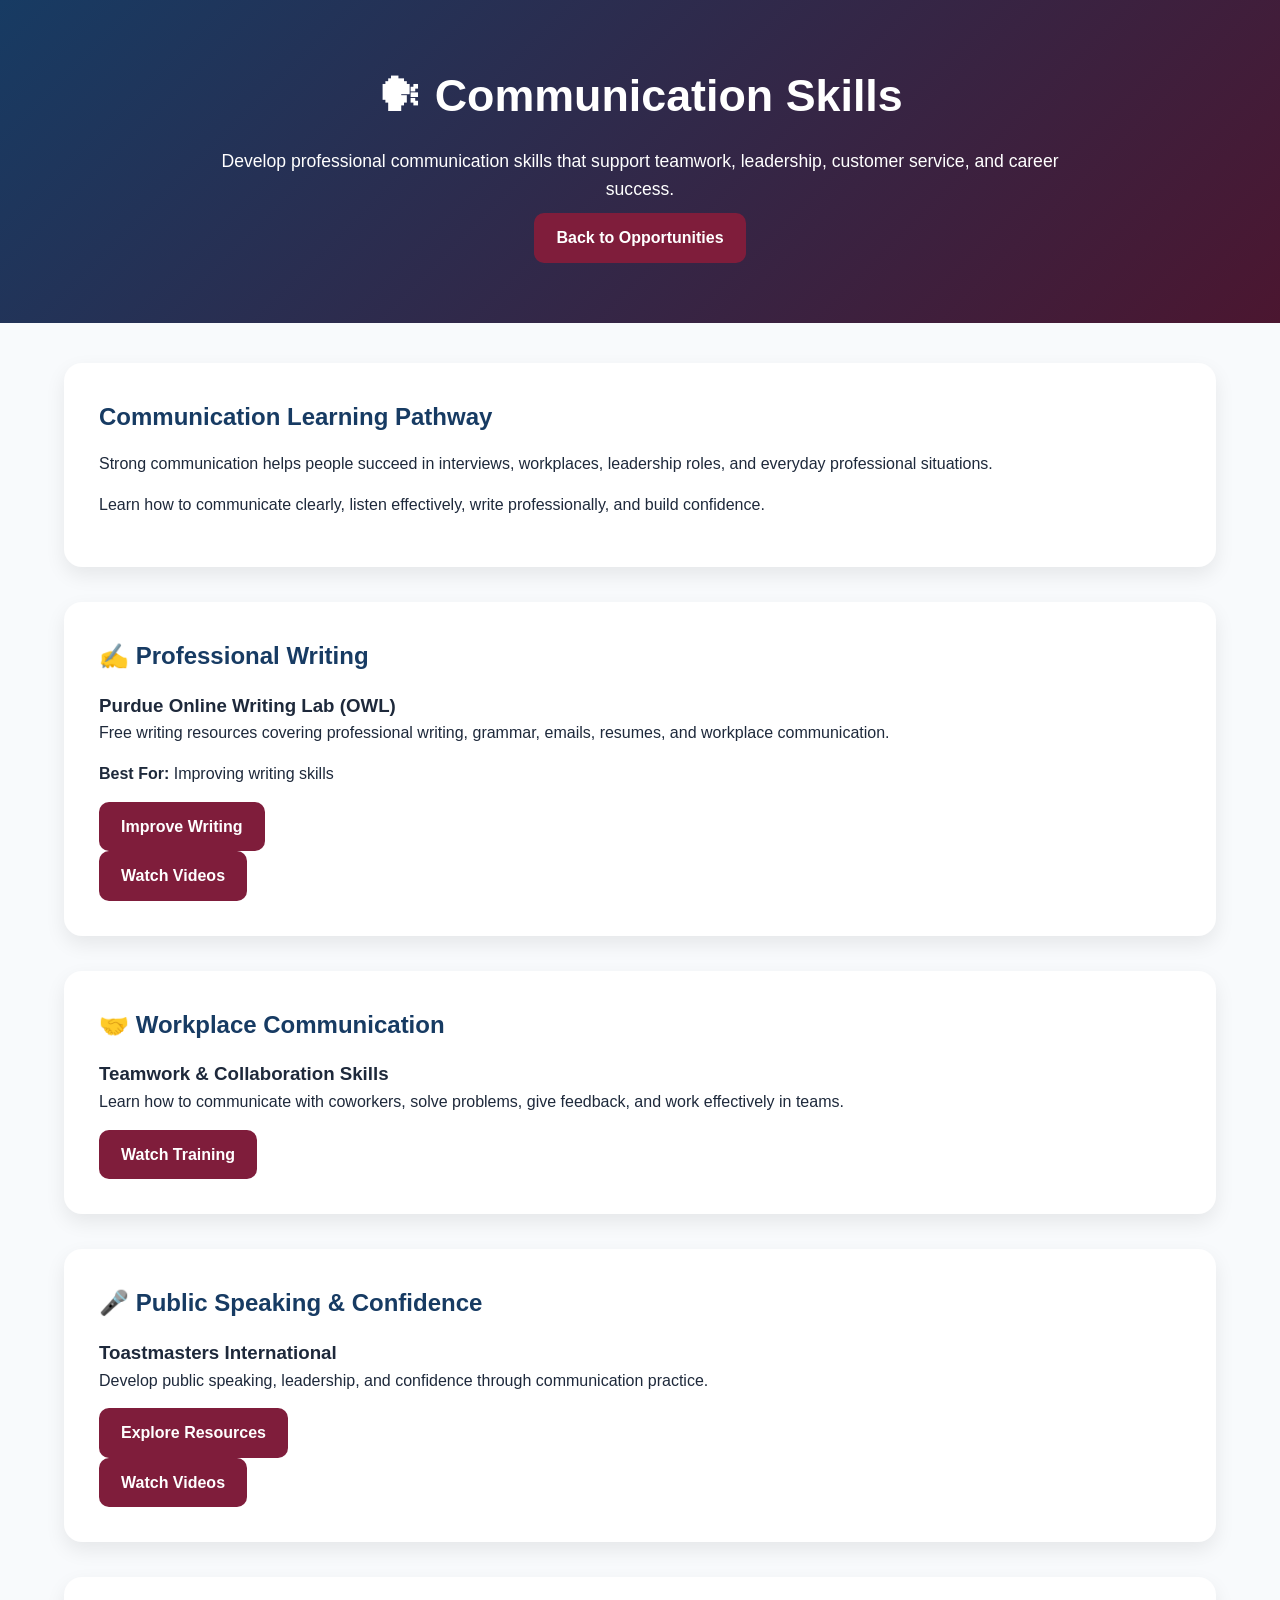
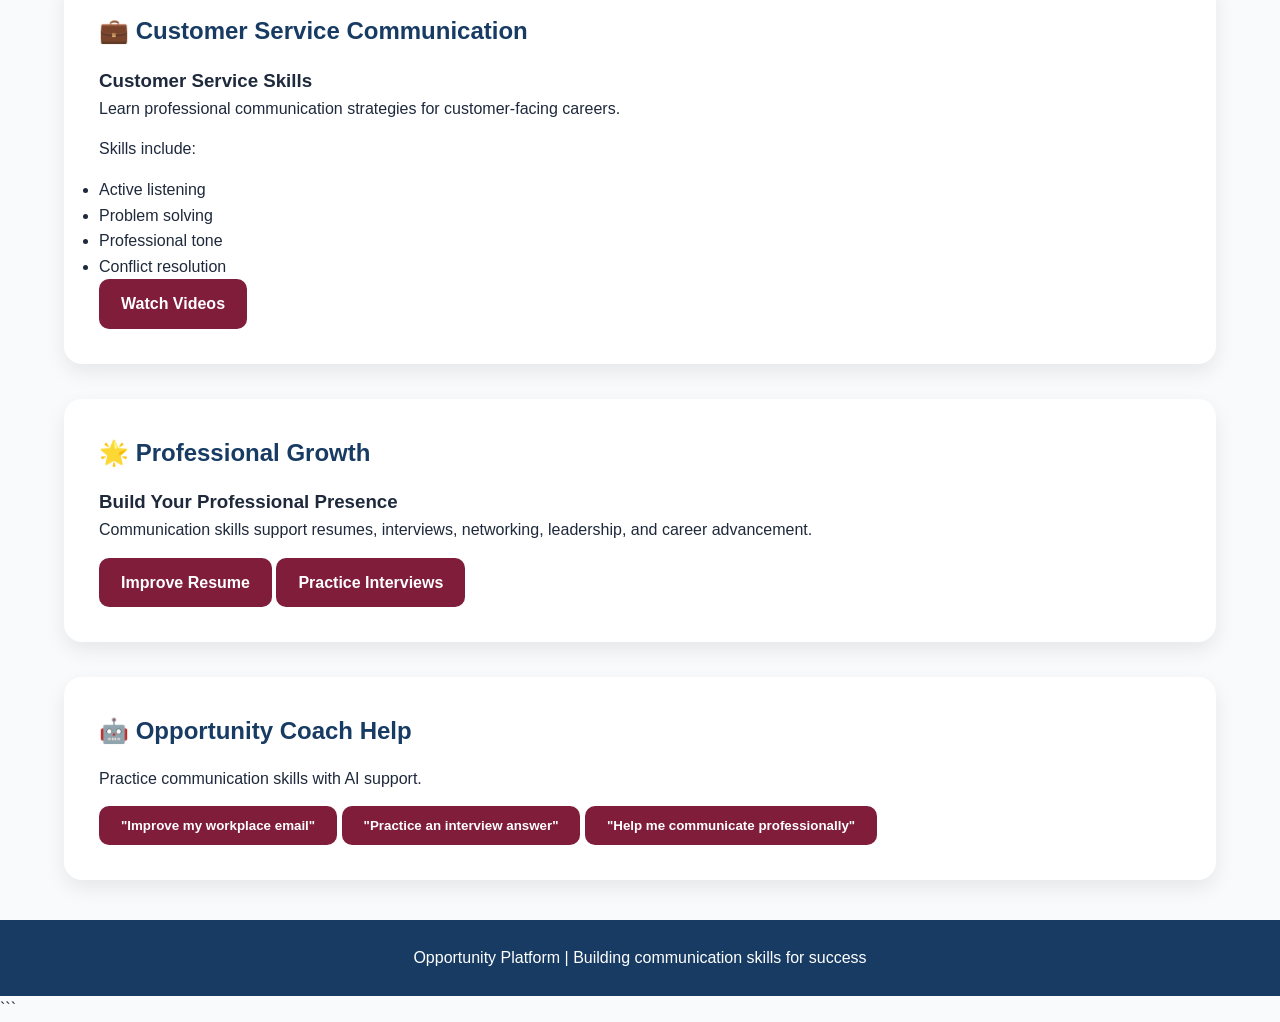
<file: communication.html>
<!DOCTYPE html>
<html lang="en">

<head>

<meta charset="UTF-8">
<meta name="viewport" content="width=device-width, initial-scale=1.0">

<title>Communication Skills | Opportunity Platform</title>

<link rel="stylesheet" href="style.css">

</head>


<body>


<header class="site-header">

<h1>🗣 Communication Skills</h1>

<p>
Develop professional communication skills that support teamwork, leadership, customer service, and career success.
</p>


<a href="index.html" class="btn">
Back to Opportunities
</a>

</header>





<main class="container">



<section class="card">


<h2>Communication Learning Pathway</h2>


<p>
Strong communication helps people succeed in interviews, workplaces, leadership roles, and everyday professional situations.
</p>


<p>
Learn how to communicate clearly, listen effectively, write professionally, and build confidence.
</p>


</section>









<section class="card">


<h2>✍️ Professional Writing</h2>


<div class="resource-grid">


<div class="library-card">


<h3>Purdue Online Writing Lab (OWL)</h3>


<p>
Free writing resources covering professional writing, grammar, emails, resumes, and workplace communication.
</p>


<p>
<strong>Best For:</strong> Improving writing skills
</p>


<a href="https://owl.purdue.edu/" target="_blank" class="btn">
Improve Writing
</a>


<br>


<a href="https://www.youtube.com/results?search_query=professional+email+writing+skills" target="_blank" class="btn">
Watch Videos
</a>


</div>



</div>


</section>









<section class="card">


<h2>🤝 Workplace Communication</h2>


<div class="resource-grid">


<div class="library-card">


<h3>Teamwork & Collaboration Skills</h3>


<p>
Learn how to communicate with coworkers, solve problems, give feedback, and work effectively in teams.
</p>


<a href="https://www.youtube.com/results?search_query=workplace+communication+skills+training" target="_blank" class="btn">
Watch Training
</a>


</div>


</div>


</section>









<section class="card">


<h2>🎤 Public Speaking & Confidence</h2>


<div class="resource-grid">


<div class="library-card">


<h3>Toastmasters International</h3>


<p>
Develop public speaking, leadership, and confidence through communication practice.
</p>


<a href="https://www.toastmasters.org/" target="_blank" class="btn">
Explore Resources
</a>


<br>


<a href="https://www.youtube.com/results?search_query=public+speaking+tips+for+beginners" target="_blank" class="btn">
Watch Videos
</a>


</div>



</div>


</section>









<section class="card">


<h2>💼 Customer Service Communication</h2>


<div class="resource-grid">


<div class="library-card">


<h3>Customer Service Skills</h3>


<p>
Learn professional communication strategies for customer-facing careers.
</p>


<p>
Skills include:</p>


<ul>

<li>Active listening</li>

<li>Problem solving</li>

<li>Professional tone</li>

<li>Conflict resolution</li>

</ul>


<a href="https://www.youtube.com/results?search_query=customer+service+training+for+beginners" target="_blank" class="btn">
Watch Videos
</a>


</div>


</div>


</section>









<section class="card">


<h2>🌟 Professional Growth</h2>


<div class="resource-grid">


<div class="library-card">


<h3>Build Your Professional Presence</h3>


<p>
Communication skills support resumes, interviews, networking, leadership, and career advancement.
</p>


<a href="resume.html" class="btn">
Improve Resume
</a>


<a href="interview.html" class="btn">
Practice Interviews
</a>


</div>


</div>


</section>









<section class="card">


<h2>🤖 Opportunity Coach Help</h2>


<p>
Practice communication skills with AI support.
</p>


<div class="chatbot-placeholder">


<button class="btn">
"Improve my workplace email"
</button>


<button class="btn">
"Practice an interview answer"
</button>


<button class="btn">
"Help me communicate professionally"
</button>


</div>


</section>






</main>




<footer>

<p>
Opportunity Platform | Building communication skills for success
</p>

</footer>



</body>

</html>
```
</file>
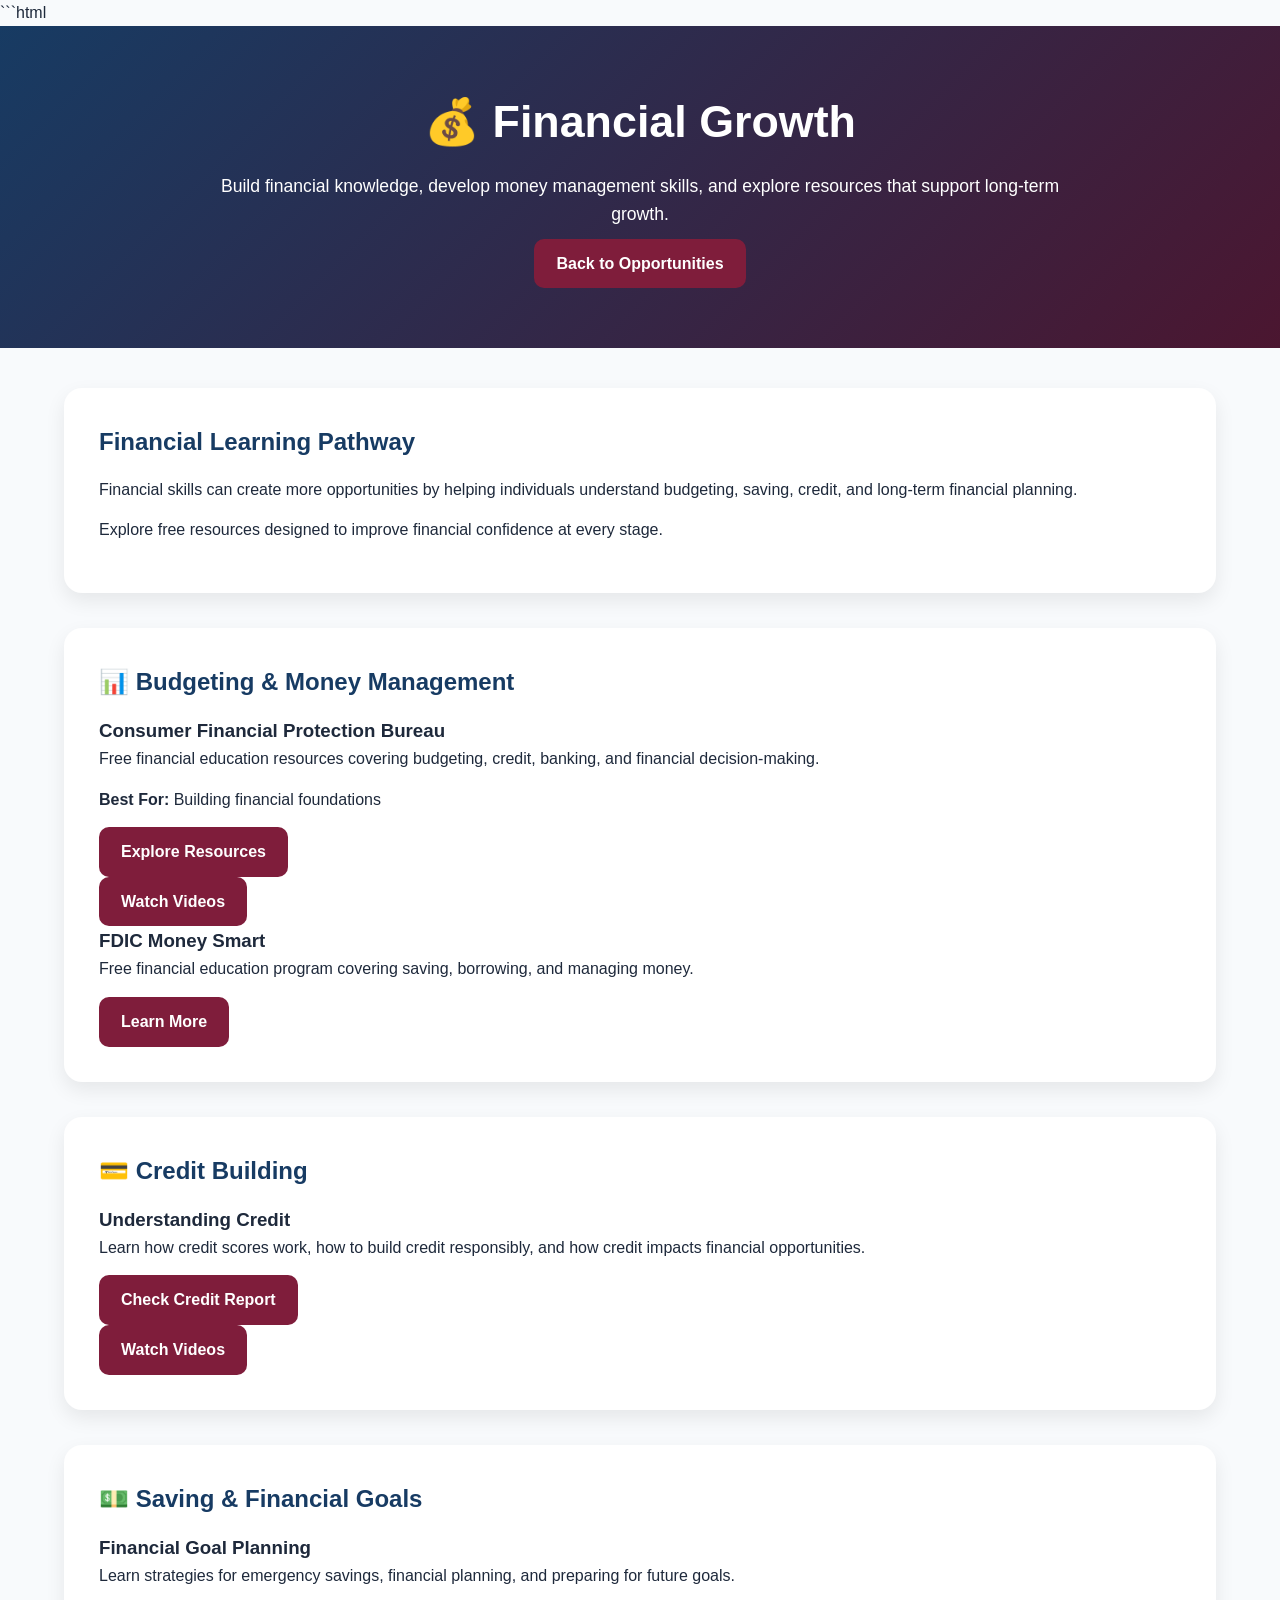
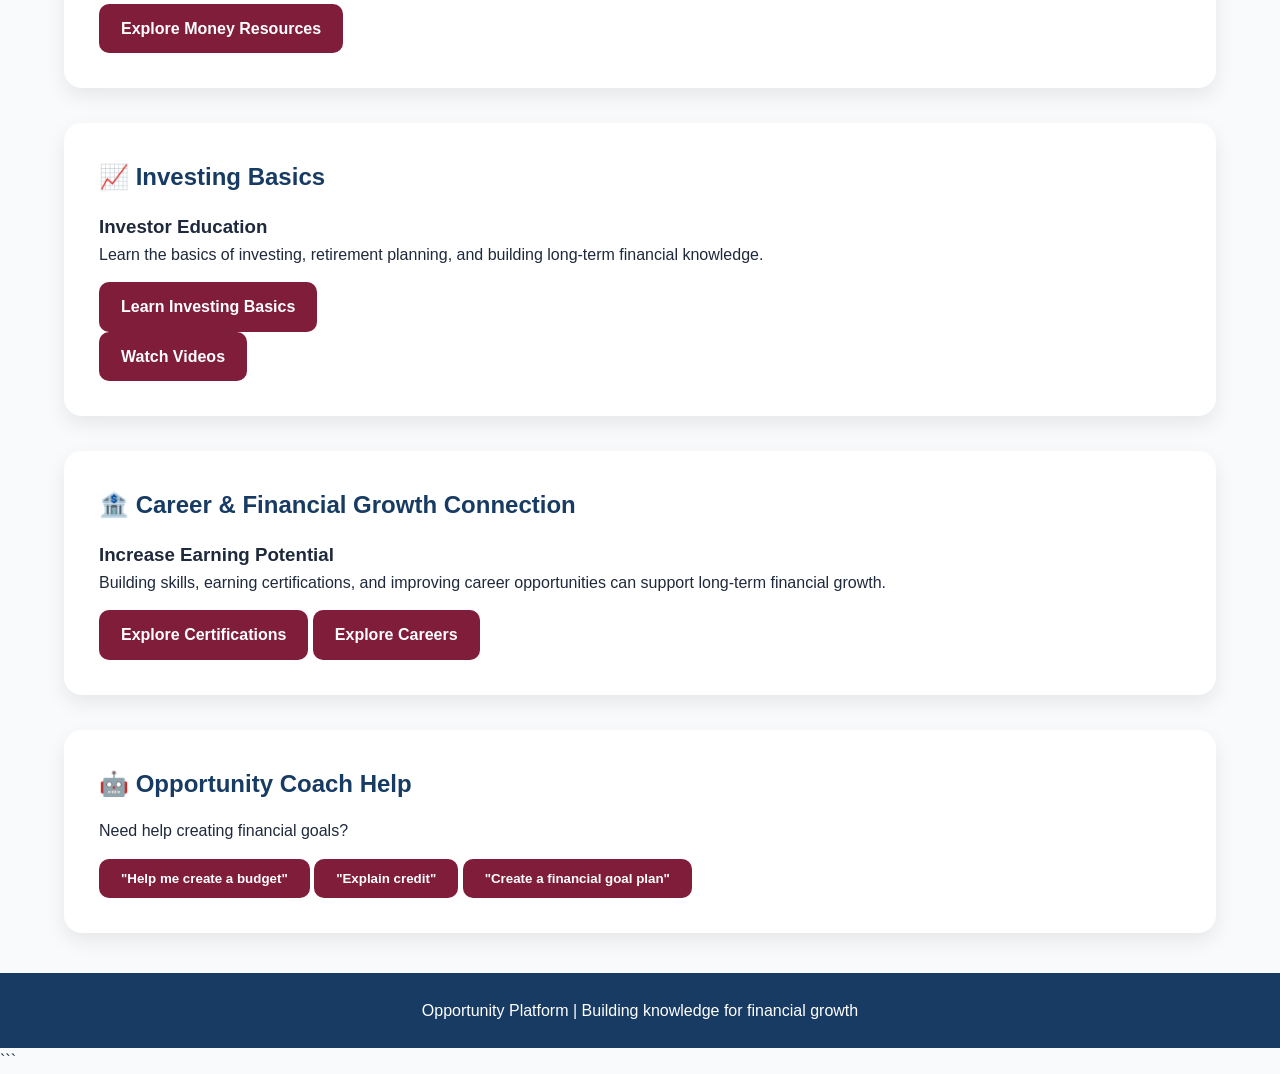
<file: financial.html>
```html
<!DOCTYPE html>
<html lang="en">

<head>

<meta charset="UTF-8">
<meta name="viewport" content="width=device-width, initial-scale=1.0">

<title>Financial Growth | Opportunity Platform</title>

<link rel="stylesheet" href="style.css">

</head>


<body>


<header class="site-header">

<h1>💰 Financial Growth</h1>

<p>
Build financial knowledge, develop money management skills, and explore resources that support long-term growth.
</p>


<a href="index.html" class="btn">
Back to Opportunities
</a>

</header>





<main class="container">



<section class="card">


<h2>Financial Learning Pathway</h2>


<p>
Financial skills can create more opportunities by helping individuals understand budgeting, saving, credit, and long-term financial planning.
</p>


<p>
Explore free resources designed to improve financial confidence at every stage.
</p>


</section>









<section class="card">


<h2>📊 Budgeting & Money Management</h2>


<div class="resource-grid">


<div class="library-card">


<h3>Consumer Financial Protection Bureau</h3>


<p>
Free financial education resources covering budgeting, credit, banking, and financial decision-making.
</p>


<p>
<strong>Best For:</strong> Building financial foundations
</p>


<a href="https://www.consumerfinance.gov/consumer-tools/" target="_blank" class="btn">
Explore Resources
</a>


<br>


<a href="https://www.youtube.com/results?search_query=budgeting+basics+for+beginners" target="_blank" class="btn">
Watch Videos
</a>


</div>




<div class="library-card">


<h3>FDIC Money Smart</h3>


<p>
Free financial education program covering saving, borrowing, and managing money.
</p>


<a href="https://www.fdic.gov/resources/consumers/money-smart/" target="_blank" class="btn">
Learn More
</a>


</div>



</div>


</section>









<section class="card">


<h2>💳 Credit Building</h2>


<div class="resource-grid">


<div class="library-card">


<h3>Understanding Credit</h3>


<p>
Learn how credit scores work, how to build credit responsibly, and how credit impacts financial opportunities.
</p>


<a href="https://www.annualcreditreport.com/" target="_blank" class="btn">
Check Credit Report
</a>


<br>


<a href="https://www.youtube.com/results?search_query=how+to+build+credit+for+beginners" target="_blank" class="btn">
Watch Videos
</a>


</div>



</div>


</section>









<section class="card">


<h2>💵 Saving & Financial Goals</h2>


<div class="resource-grid">


<div class="library-card">


<h3>Financial Goal Planning</h3>


<p>
Learn strategies for emergency savings, financial planning, and preparing for future goals.
</p>


<a href="https://www.mymoney.gov/" target="_blank" class="btn">
Explore Money Resources
</a>


</div>



</div>


</section>









<section class="card">


<h2>📈 Investing Basics</h2>


<div class="resource-grid">


<div class="library-card">


<h3>Investor Education</h3>


<p>
Learn the basics of investing, retirement planning, and building long-term financial knowledge.
</p>


<a href="https://www.investor.gov/" target="_blank" class="btn">
Learn Investing Basics
</a>


<br>


<a href="https://www.youtube.com/results?search_query=investing+basics+for+beginners" target="_blank" class="btn">
Watch Videos
</a>


</div>


</div>


</section>









<section class="card">


<h2>🏦 Career & Financial Growth Connection</h2>


<div class="resource-grid">


<div class="library-card">


<h3>Increase Earning Potential</h3>


<p>
Building skills, earning certifications, and improving career opportunities can support long-term financial growth.
</p>


<a href="certifications.html" class="btn">
Explore Certifications
</a>


<a href="career.html" class="btn">
Explore Careers
</a>


</div>


</div>


</section>









<section class="card">


<h2>🤖 Opportunity Coach Help</h2>


<p>
Need help creating financial goals?
</p>


<div class="chatbot-placeholder">


<button class="btn">
"Help me create a budget"
</button>


<button class="btn">
"Explain credit"
</button>


<button class="btn">
"Create a financial goal plan"
</button>


</div>


</section>






</main>




<footer>

<p>
Opportunity Platform | Building knowledge for financial growth
</p>

</footer>



</body>

</html>
```
</file>
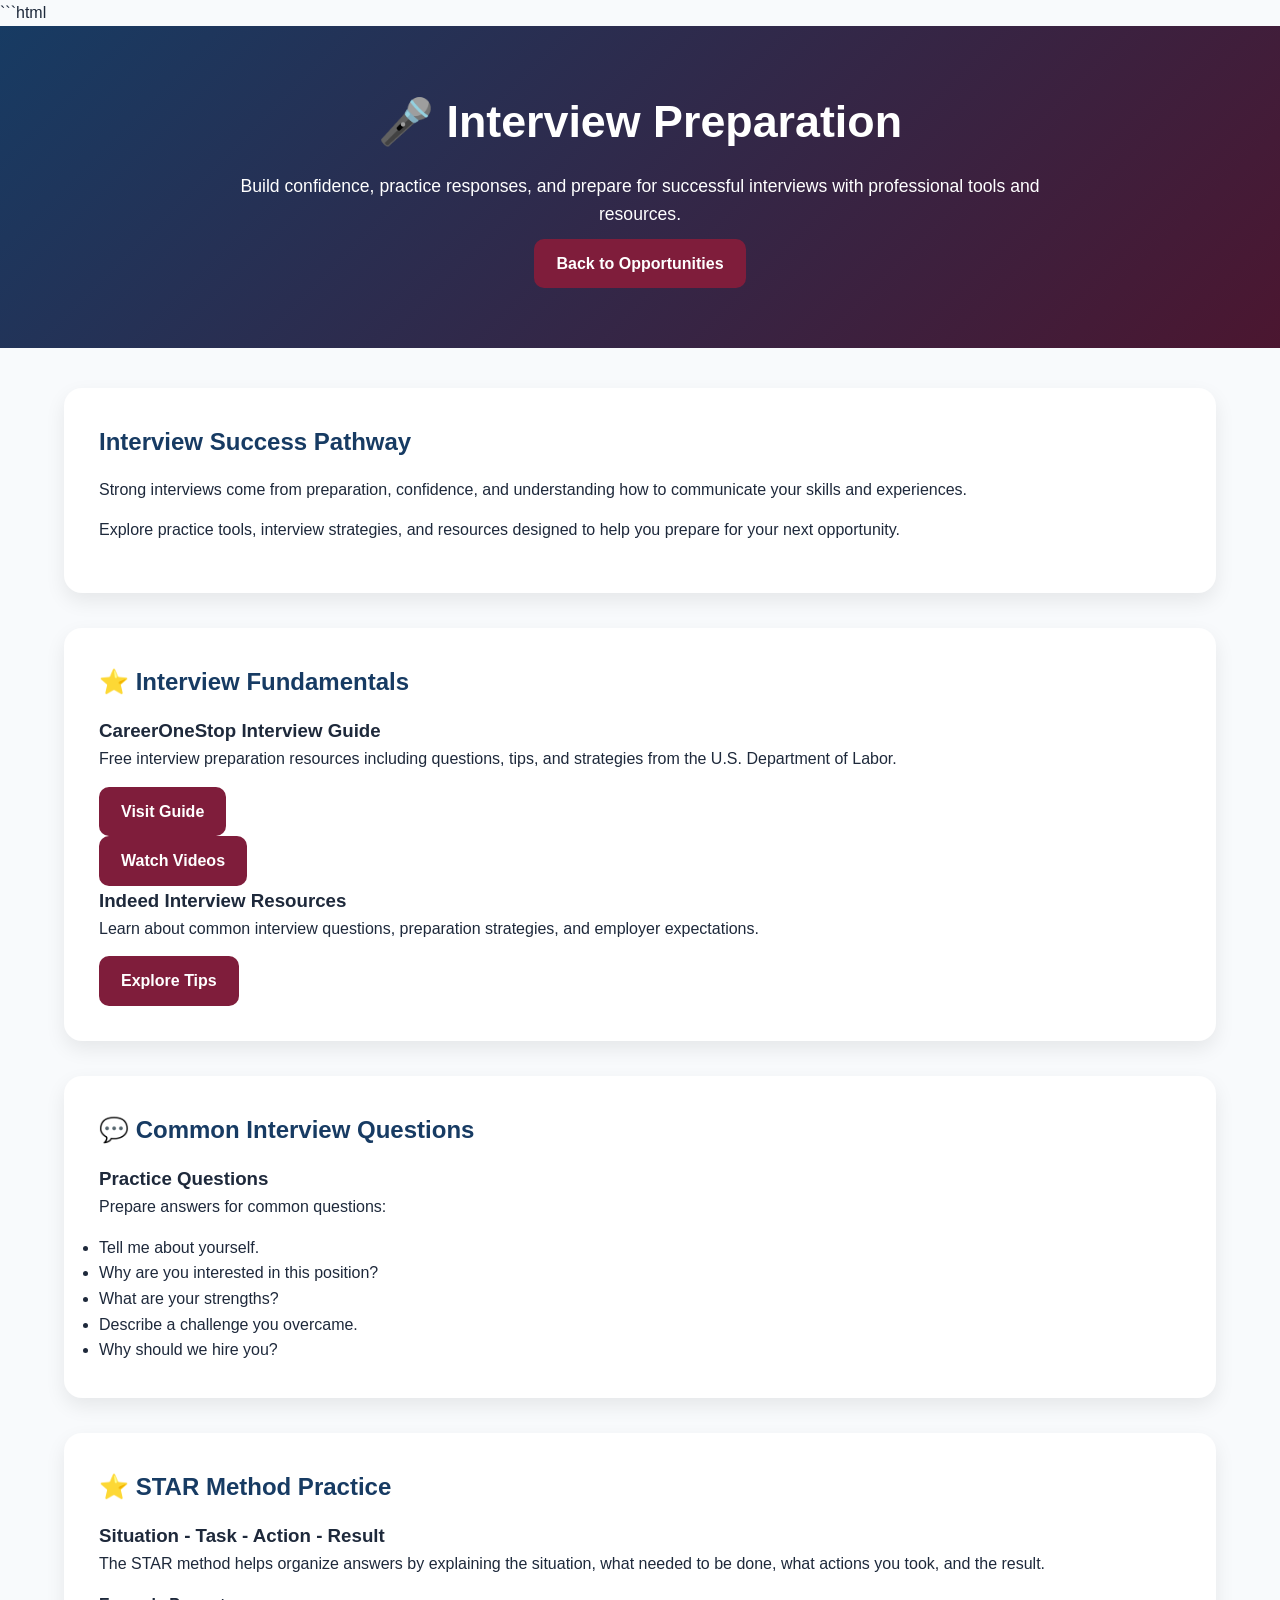
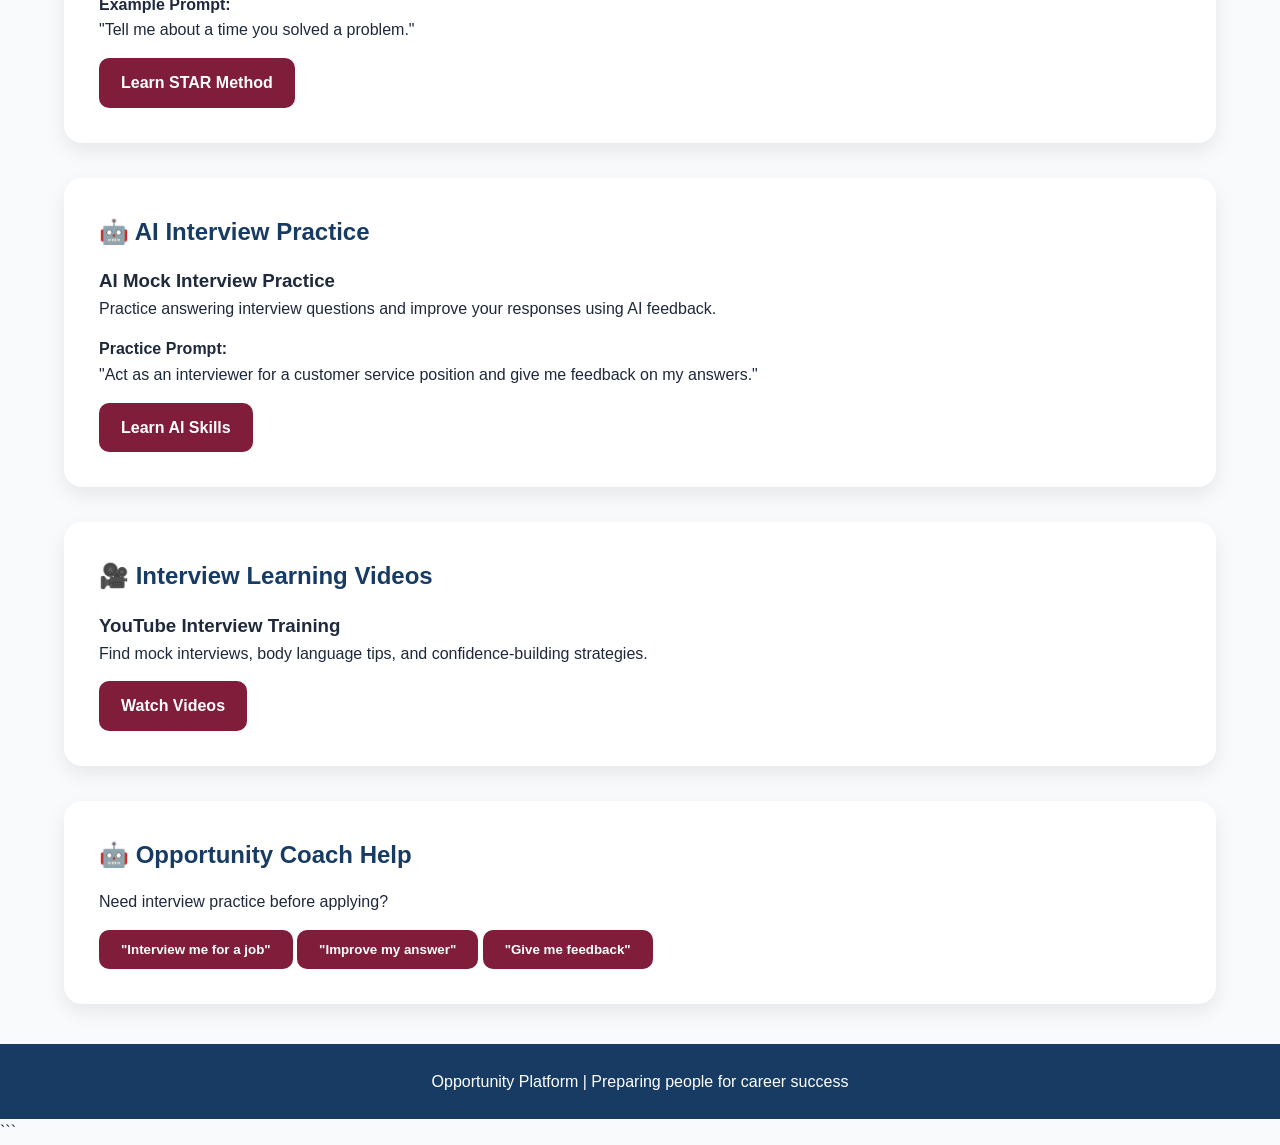
<file: interview.html>
```html
<!DOCTYPE html>
<html lang="en">

<head>

<meta charset="UTF-8">
<meta name="viewport" content="width=device-width, initial-scale=1.0">

<title>Interview Preparation | Opportunity Platform</title>

<link rel="stylesheet" href="style.css">

</head>


<body>


<header class="site-header">

<h1>🎤 Interview Preparation</h1>

<p>
Build confidence, practice responses, and prepare for successful interviews with professional tools and resources.
</p>


<a href="index.html" class="btn">
Back to Opportunities
</a>

</header>





<main class="container">



<section class="card">


<h2>Interview Success Pathway</h2>


<p>
Strong interviews come from preparation, confidence, and understanding how to communicate your skills and experiences.
</p>


<p>
Explore practice tools, interview strategies, and resources designed to help you prepare for your next opportunity.
</p>


</section>









<section class="card">


<h2>⭐ Interview Fundamentals</h2>


<div class="resource-grid">



<div class="library-card">


<h3>CareerOneStop Interview Guide</h3>


<p>
Free interview preparation resources including questions, tips, and strategies from the U.S. Department of Labor.
</p>


<a href="https://www.careeronestop.org/JobSearch/Interview/interview.aspx" target="_blank" class="btn">
Visit Guide
</a>


<br>


<a href="https://www.youtube.com/results?search_query=job+interview+tips+for+beginners" target="_blank" class="btn">
Watch Videos
</a>


</div>





<div class="library-card">


<h3>Indeed Interview Resources</h3>


<p>
Learn about common interview questions, preparation strategies, and employer expectations.
</p>


<a href="https://www.indeed.com/career-advice/interviewing" target="_blank" class="btn">
Explore Tips
</a>


</div>



</div>


</section>









<section class="card">


<h2>💬 Common Interview Questions</h2>


<div class="resource-grid">


<div class="library-card">


<h3>Practice Questions</h3>


<p>
Prepare answers for common questions:</p>


<ul>

<li>Tell me about yourself.</li>

<li>Why are you interested in this position?</li>

<li>What are your strengths?</li>

<li>Describe a challenge you overcame.</li>

<li>Why should we hire you?</li>

</ul>


</div>


</div>


</section>









<section class="card">


<h2>⭐ STAR Method Practice</h2>


<div class="resource-grid">


<div class="library-card">


<h3>Situation - Task - Action - Result</h3>


<p>
The STAR method helps organize answers by explaining the situation, what needed to be done, what actions you took, and the result.
</p>


<p>

<strong>Example Prompt:</strong><br>

"Tell me about a time you solved a problem."

</p>


<a href="https://www.youtube.com/results?search_query=STAR+method+interview+examples" target="_blank" class="btn">
Learn STAR Method
</a>


</div>


</div>


</section>









<section class="card">


<h2>🤖 AI Interview Practice</h2>


<div class="resource-grid">


<div class="library-card">


<h3>AI Mock Interview Practice</h3>


<p>
Practice answering interview questions and improve your responses using AI feedback.
</p>


<p>
<strong>Practice Prompt:</strong><br>

"Act as an interviewer for a customer service position and give me feedback on my answers."

</p>


<a href="ai-skills.html" class="btn">
Learn AI Skills
</a>


</div>


</div>


</section>









<section class="card">


<h2>🎥 Interview Learning Videos</h2>


<div class="resource-grid">


<div class="library-card">


<h3>YouTube Interview Training</h3>


<p>
Find mock interviews, body language tips, and confidence-building strategies.
</p>


<a href="https://www.youtube.com/results?search_query=mock+job+interview+practice" target="_blank" class="btn">
Watch Videos
</a>


</div>


</div>


</section>









<section class="card">


<h2>🤖 Opportunity Coach Help</h2>


<p>
Need interview practice before applying?
</p>


<div class="chatbot-placeholder">


<button class="btn">
"Interview me for a job"
</button>


<button class="btn">
"Improve my answer"
</button>


<button class="btn">
"Give me feedback"
</button>


</div>


</section>






</main>





<footer>

<p>
Opportunity Platform | Preparing people for career success
</p>

</footer>



</body>

</html>
```
</file>
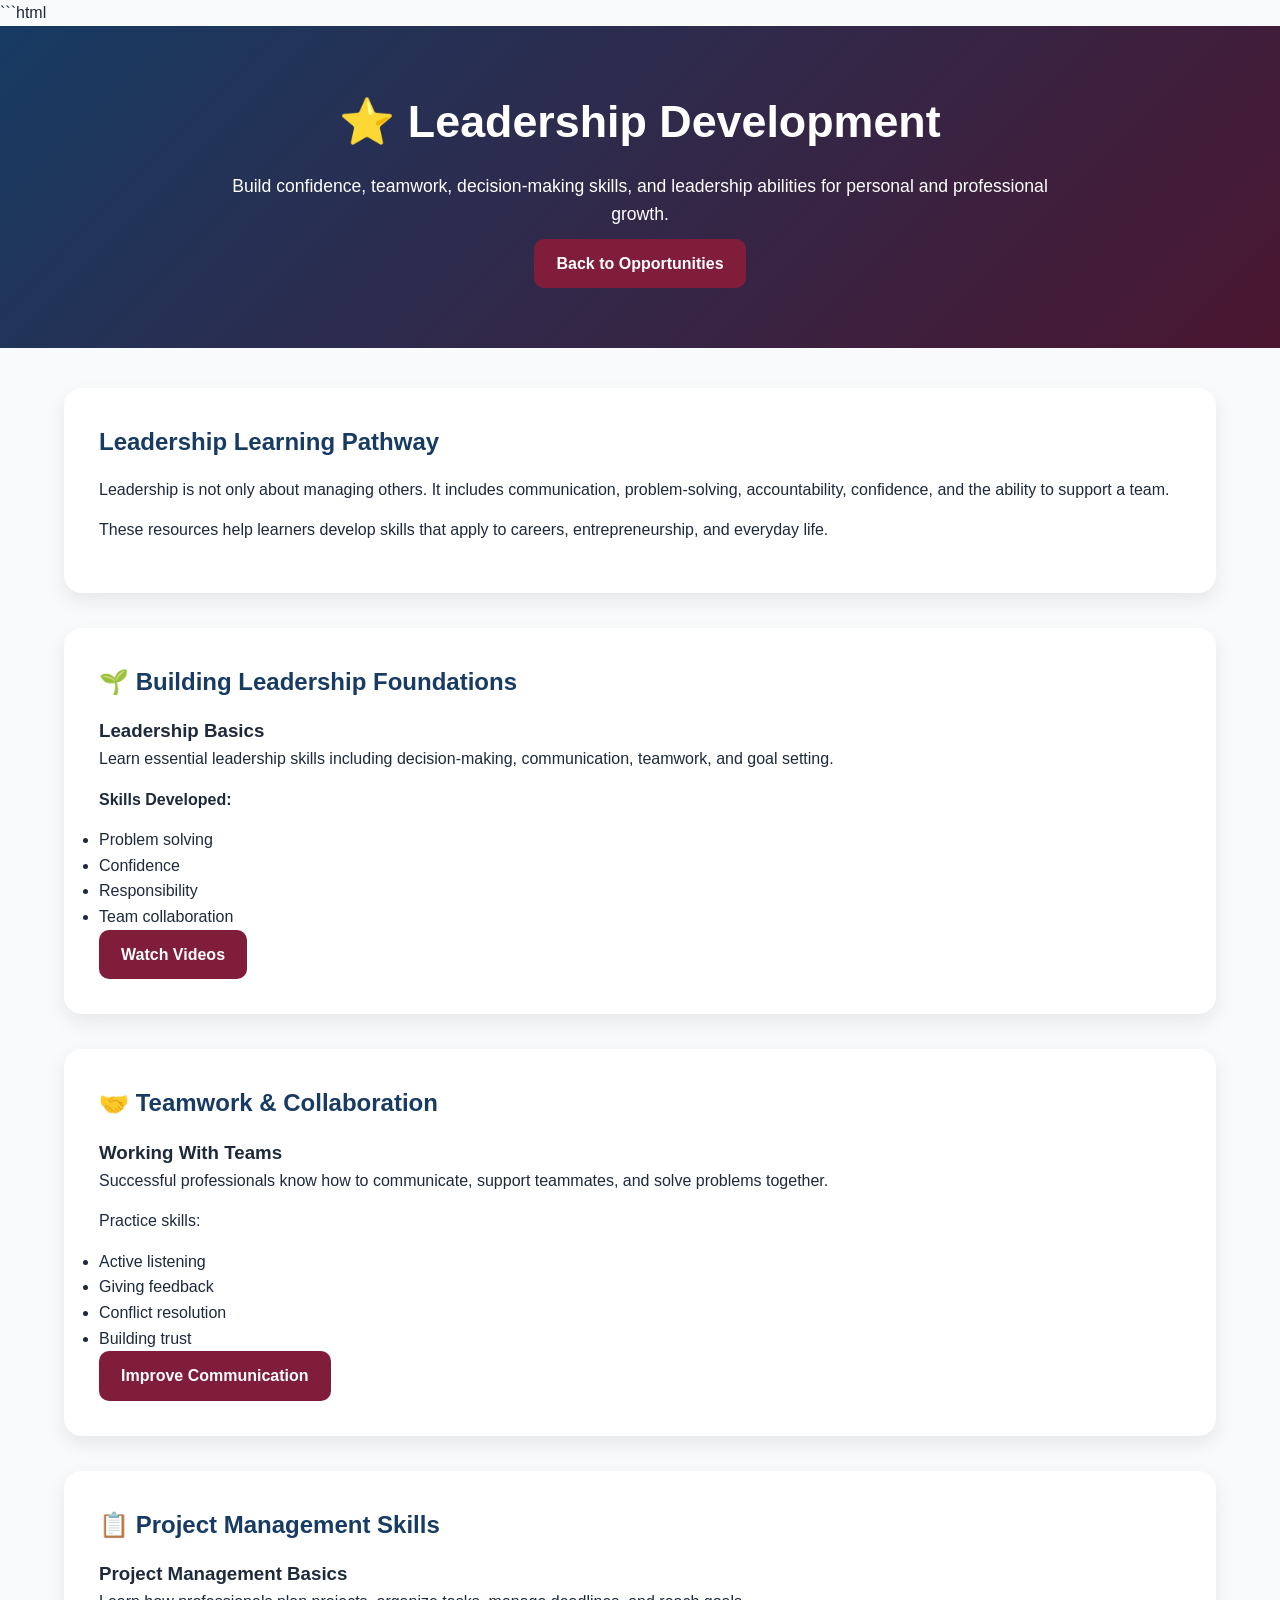
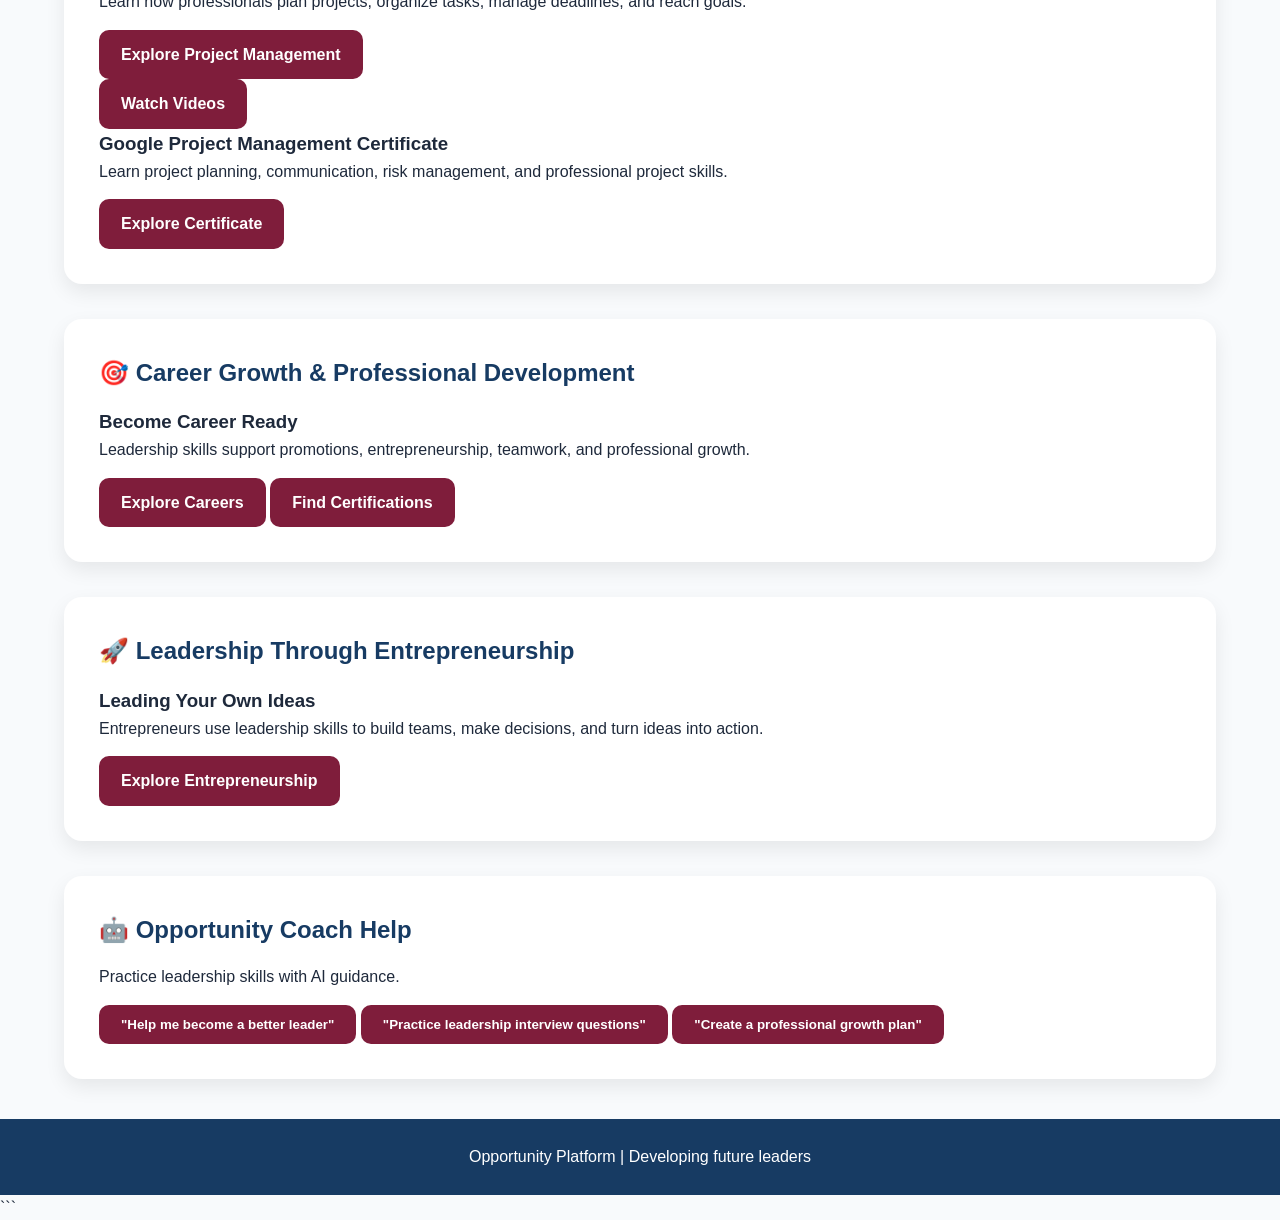
<file: leadership.html>
```html
<!DOCTYPE html>
<html lang="en">

<head>

<meta charset="UTF-8">
<meta name="viewport" content="width=device-width, initial-scale=1.0">

<title>Leadership Development | Opportunity Platform</title>

<link rel="stylesheet" href="style.css">

</head>


<body>


<header class="site-header">

<h1>⭐ Leadership Development</h1>

<p>
Build confidence, teamwork, decision-making skills, and leadership abilities for personal and professional growth.
</p>


<a href="index.html" class="btn">
Back to Opportunities
</a>

</header>





<main class="container">



<section class="card">


<h2>Leadership Learning Pathway</h2>


<p>
Leadership is not only about managing others. It includes communication, problem-solving, accountability, confidence, and the ability to support a team.
</p>


<p>
These resources help learners develop skills that apply to careers, entrepreneurship, and everyday life.
</p>


</section>









<section class="card">


<h2>🌱 Building Leadership Foundations</h2>


<div class="resource-grid">


<div class="library-card">


<h3>Leadership Basics</h3>


<p>
Learn essential leadership skills including decision-making, communication, teamwork, and goal setting.
</p>


<p>
<strong>Skills Developed:</strong></p>


<ul>

<li>Problem solving</li>

<li>Confidence</li>

<li>Responsibility</li>

<li>Team collaboration</li>

</ul>


<a href="https://www.youtube.com/results?search_query=leadership+skills+for+beginners" target="_blank" class="btn">
Watch Videos
</a>


</div>



</div>


</section>









<section class="card">


<h2>🤝 Teamwork & Collaboration</h2>


<div class="resource-grid">


<div class="library-card">


<h3>Working With Teams</h3>


<p>
Successful professionals know how to communicate, support teammates, and solve problems together.
</p>


<p>
Practice skills:</p>


<ul>

<li>Active listening</li>

<li>Giving feedback</li>

<li>Conflict resolution</li>

<li>Building trust</li>

</ul>


<a href="communication.html" class="btn">
Improve Communication
</a>


</div>



</div>


</section>









<section class="card">


<h2>📋 Project Management Skills</h2>


<div class="resource-grid">


<div class="library-card">


<h3>Project Management Basics</h3>


<p>
Learn how professionals plan projects, organize tasks, manage deadlines, and reach goals.
</p>


<a href="https://www.pmi.org/about/learn-about-pmi" target="_blank" class="btn">
Explore Project Management
</a>


<br>


<a href="https://www.youtube.com/results?search_query=project+management+for+beginners" target="_blank" class="btn">
Watch Videos
</a>


</div>




<div class="library-card">


<h3>Google Project Management Certificate</h3>


<p>
Learn project planning, communication, risk management, and professional project skills.
</p>


<a href="https://grow.google/certificates/project-management/" target="_blank" class="btn">
Explore Certificate
</a>


</div>



</div>


</section>









<section class="card">


<h2>🎯 Career Growth & Professional Development</h2>


<div class="resource-grid">


<div class="library-card">


<h3>Become Career Ready</h3>


<p>
Leadership skills support promotions, entrepreneurship, teamwork, and professional growth.
</p>


<a href="career.html" class="btn">
Explore Careers
</a>


<a href="certifications.html" class="btn">
Find Certifications
</a>


</div>



</div>


</section>









<section class="card">


<h2>🚀 Leadership Through Entrepreneurship</h2>


<div class="resource-grid">


<div class="library-card">


<h3>Leading Your Own Ideas</h3>


<p>
Entrepreneurs use leadership skills to build teams, make decisions, and turn ideas into action.
</p>


<a href="business.html" class="btn">
Explore Entrepreneurship
</a>


</div>



</div>


</section>









<section class="card">


<h2>🤖 Opportunity Coach Help</h2>


<p>
Practice leadership skills with AI guidance.
</p>


<div class="chatbot-placeholder">


<button class="btn">
"Help me become a better leader"
</button>


<button class="btn">
"Practice leadership interview questions"
</button>


<button class="btn">
"Create a professional growth plan"
</button>


</div>


</section>






</main>




<footer>

<p>
Opportunity Platform | Developing future leaders
</p>

</footer>



</body>

</html>
```
</file>
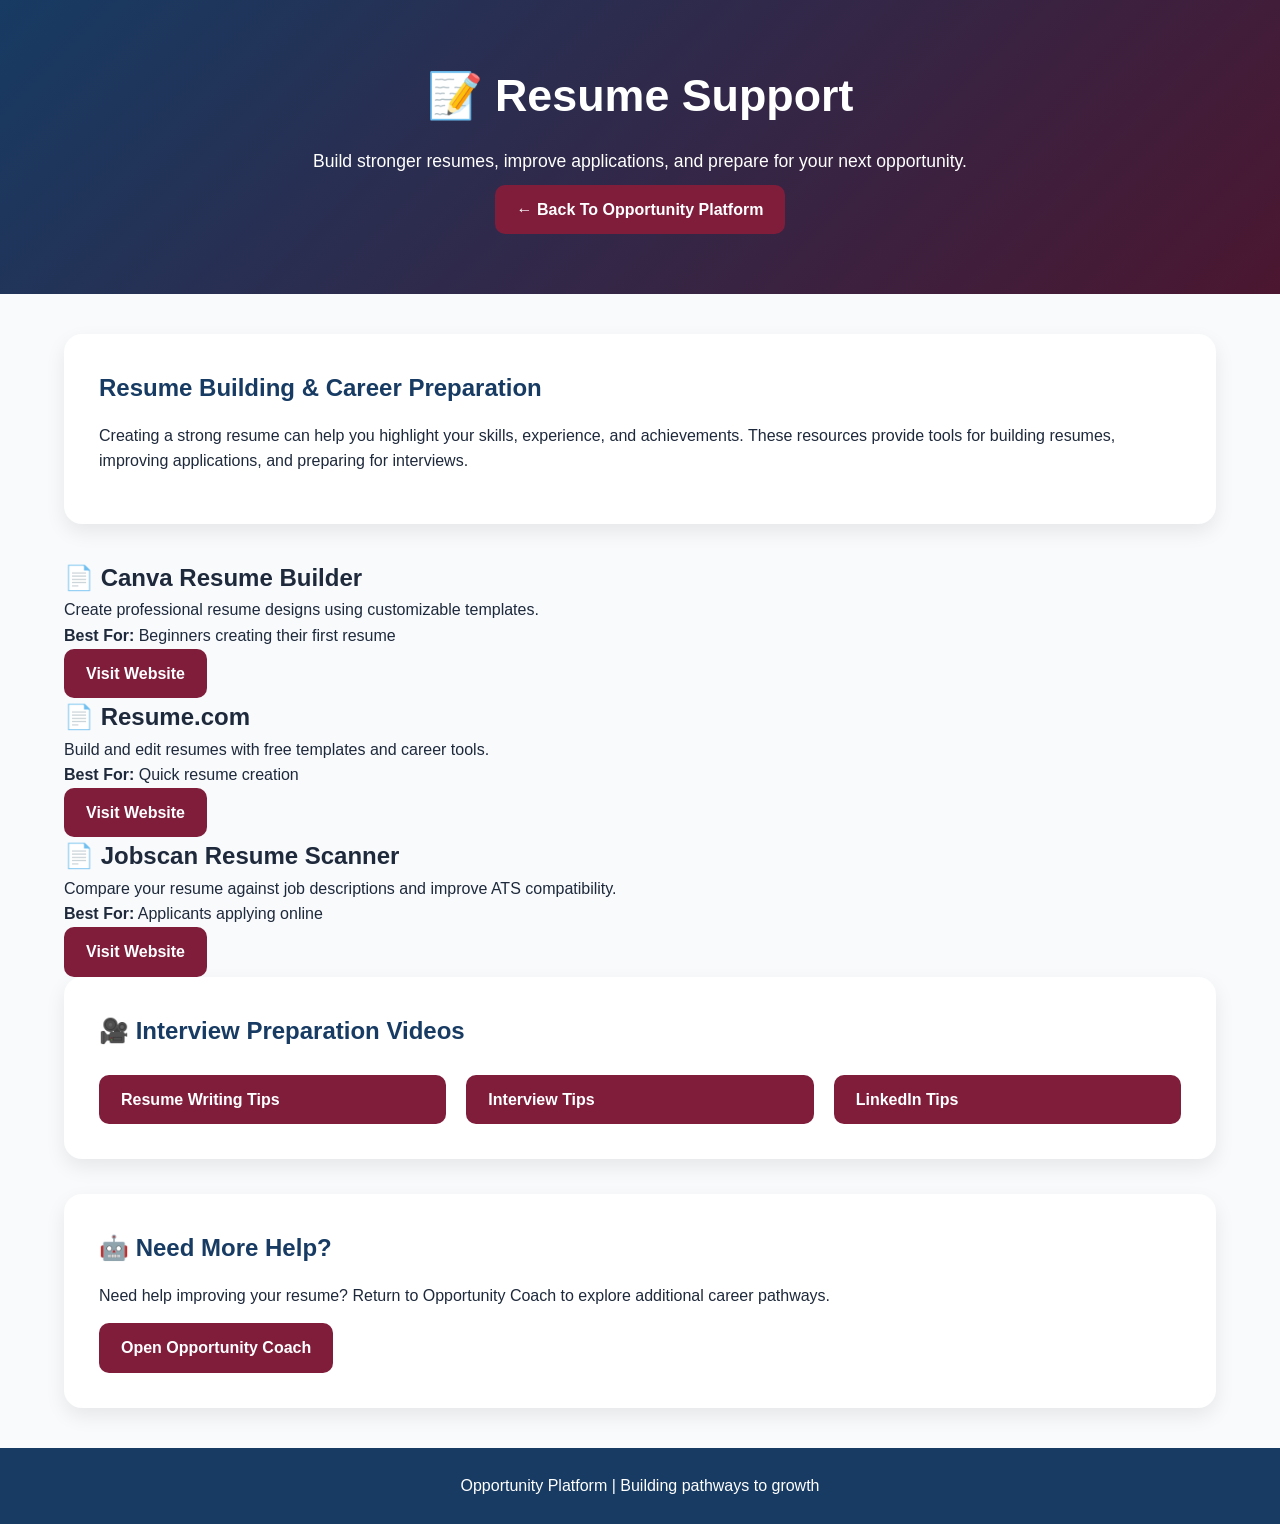
<file: resume.html>
<!DOCTYPE html>
<html lang="en">

<head>

<meta charset="UTF-8">

<meta name="viewport" content="width=device-width, initial-scale=1.0">

<title>Resume Support | Opportunity Platform</title>

<link rel="stylesheet" href="./style.css">

</head>


<body>


<header class="site-header">

<h1>
📝 Resume Support
</h1>

<p>
Build stronger resumes, improve applications, and prepare for your next opportunity.
</p>


<a href="./index.html" class="btn">
← Back To Opportunity Platform
</a>


</header>





<main class="container">





<section class="card">


<h2>
Resume Building & Career Preparation
</h2>


<p>
Creating a strong resume can help you highlight your skills, experience, and achievements.
These resources provide tools for building resumes, improving applications, and preparing for interviews.
</p>


</section>







<section class="resource-page-grid">



<div class="resource-box">


<h2>
📄 Canva Resume Builder
</h2>


<p>
Create professional resume designs using customizable templates.
</p>


<p>
<strong>Best For:</strong>
Beginners creating their first resume
</p>


<a class="btn"
href="https://www.canva.com/resumes/"
target="_blank">

Visit Website

</a>


</div>







<div class="resource-box">


<h2>
📄 Resume.com
</h2>


<p>
Build and edit resumes with free templates and career tools.
</p>


<p>
<strong>Best For:</strong>
Quick resume creation
</p>


<a class="btn"
href="https://www.resume.com/"
target="_blank">

Visit Website

</a>


</div>







<div class="resource-box">


<h2>
📄 Jobscan Resume Scanner
</h2>


<p>
Compare your resume against job descriptions and improve ATS compatibility.
</p>


<p>
<strong>Best For:</strong>
Applicants applying online
</p>


<a class="btn"
href="https://www.jobscan.co/"
target="_blank">

Visit Website

</a>


</div>


</section>








<section class="card">


<h2>
🎥 Interview Preparation Videos
</h2>


<div class="button-grid">


<a class="btn"
href="https://www.youtube.com/results?search_query=resume+writing+tips"
target="_blank">

Resume Writing Tips

</a>



<a class="btn"
href="https://www.youtube.com/results?search_query=job+interview+tips"
target="_blank">

Interview Tips

</a>



<a class="btn"
href="https://www.youtube.com/results?search_query=linkedin+profile+tips"
target="_blank">

LinkedIn Tips

</a>


</div>


</section>







<section class="card">


<h2>
🤖 Need More Help?
</h2>


<p>
Need help improving your resume? Return to Opportunity Coach to explore additional career pathways.
</p>


<a class="btn" href="./index.html">

Open Opportunity Coach

</a>


</section>






</main>






<footer>

<p>
Opportunity Platform | Building pathways to growth
</p>

</footer>





</body>

</html>
</file>
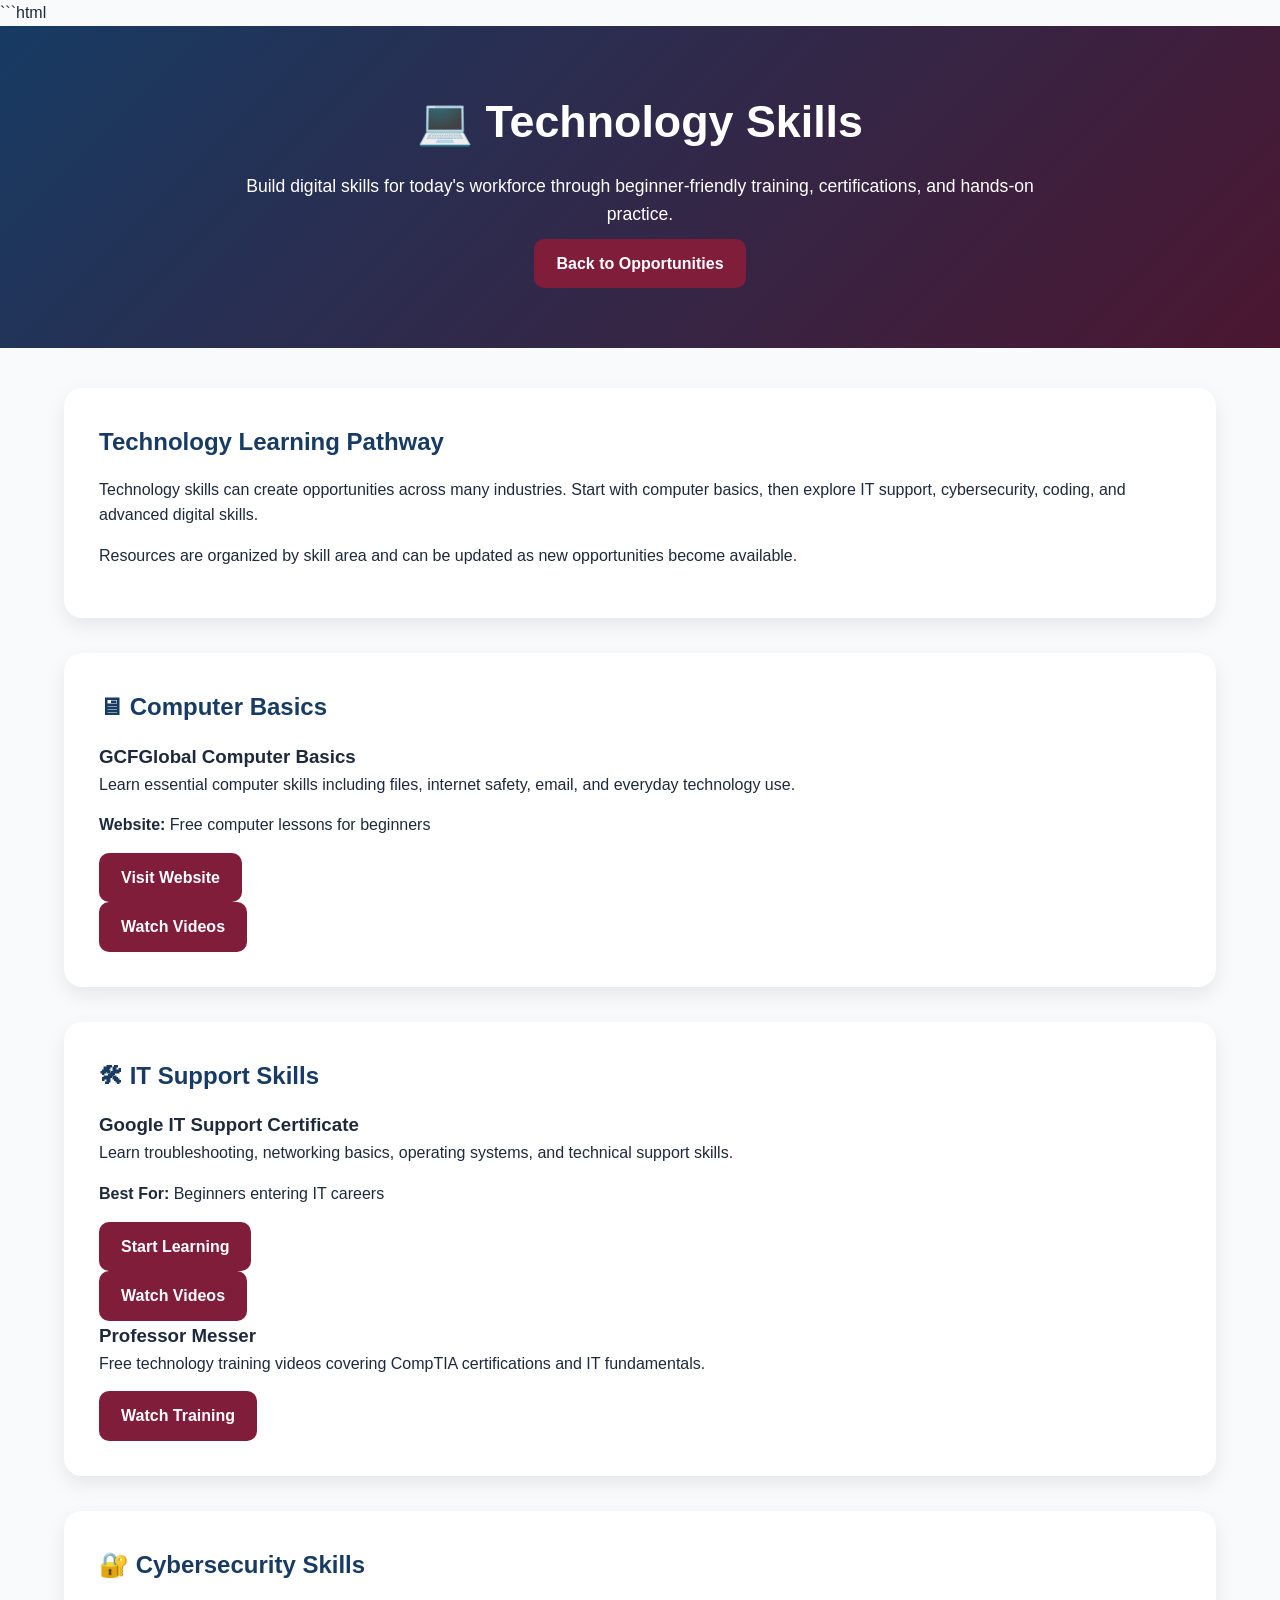
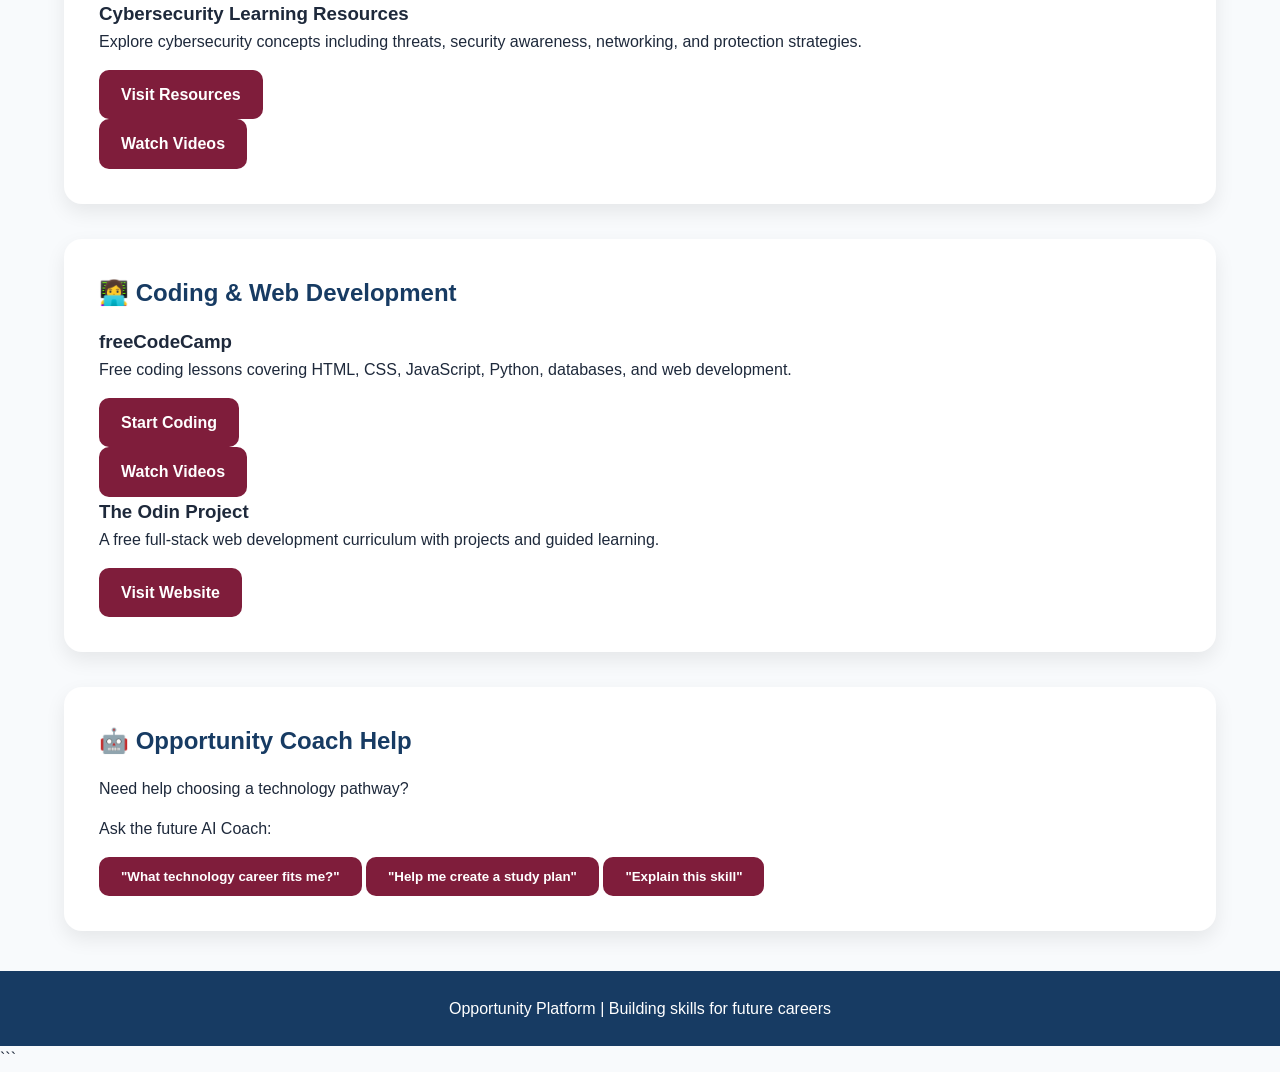
<file: technology.html>
```html
<!DOCTYPE html>
<html lang="en">

<head>

<meta charset="UTF-8">
<meta name="viewport" content="width=device-width, initial-scale=1.0">

<title>Technology Skills | Opportunity Platform</title>

<link rel="stylesheet" href="style.css">

</head>


<body>


<header class="site-header">

<h1>💻 Technology Skills</h1>

<p>
Build digital skills for today's workforce through beginner-friendly training, certifications, and hands-on practice.
</p>


<a href="index.html" class="btn">
Back to Opportunities
</a>

</header>




<main class="container">



<section class="card">


<h2>Technology Learning Pathway</h2>


<p>
Technology skills can create opportunities across many industries. Start with computer basics, then explore IT support, cybersecurity, coding, and advanced digital skills.
</p>


<p>
Resources are organized by skill area and can be updated as new opportunities become available.
</p>


</section>






<section class="card">


<h2>🖥 Computer Basics</h2>


<div class="resource-grid">


<div class="library-card">


<h3>GCFGlobal Computer Basics</h3>


<p>
Learn essential computer skills including files, internet safety, email, and everyday technology use.
</p>


<p>
<strong>Website:</strong> Free computer lessons for beginners
</p>


<a href="https://edu.gcfglobal.org/en/topics/computers/" target="_blank" class="btn">
Visit Website
</a>


<br>


<a href="https://www.youtube.com/results?search_query=computer+basics+for+beginners" target="_blank" class="btn">
Watch Videos
</a>


</div>


</div>


</section>








<section class="card">


<h2>🛠 IT Support Skills</h2>


<div class="resource-grid">


<div class="library-card">


<h3>Google IT Support Certificate</h3>


<p>
Learn troubleshooting, networking basics, operating systems, and technical support skills.
</p>


<p>
<strong>Best For:</strong> Beginners entering IT careers
</p>


<a href="https://grow.google/certificates/it-support/" target="_blank" class="btn">
Start Learning
</a>


<br>


<a href="https://www.youtube.com/results?search_query=IT+support+beginner+tutorial" target="_blank" class="btn">
Watch Videos
</a>


</div>




<div class="library-card">


<h3>Professor Messer</h3>


<p>
Free technology training videos covering CompTIA certifications and IT fundamentals.
</p>


<a href="https://www.youtube.com/@professormesser" target="_blank" class="btn">
Watch Training
</a>


</div>



</div>


</section>









<section class="card">


<h2>🔐 Cybersecurity Skills</h2>


<div class="resource-grid">


<div class="library-card">


<h3>Cybersecurity Learning Resources</h3>


<p>
Explore cybersecurity concepts including threats, security awareness, networking, and protection strategies.
</p>


<a href="https://www.cisa.gov/resources-tools/resources" target="_blank" class="btn">
Visit Resources
</a>


<br>


<a href="https://www.youtube.com/results?search_query=cybersecurity+for+beginners" target="_blank" class="btn">
Watch Videos
</a>


</div>



</div>


</section>









<section class="card">


<h2>👩‍💻 Coding & Web Development</h2>


<div class="resource-grid">


<div class="library-card">


<h3>freeCodeCamp</h3>


<p>
Free coding lessons covering HTML, CSS, JavaScript, Python, databases, and web development.
</p>


<a href="https://www.freecodecamp.org/" target="_blank" class="btn">
Start Coding
</a>


<br>


<a href="https://www.youtube.com/@freecodecamp" target="_blank" class="btn">
Watch Videos
</a>


</div>




<div class="library-card">


<h3>The Odin Project</h3>


<p>
A free full-stack web development curriculum with projects and guided learning.
</p>


<a href="https://www.theodinproject.com/" target="_blank" class="btn">
Visit Website
</a>


</div>



</div>


</section>









<section class="card">


<h2>🤖 Opportunity Coach Help</h2>


<p>
Need help choosing a technology pathway?
</p>


<div class="chatbot-placeholder">


<p>
Ask the future AI Coach:
</p>


<button class="btn">
"What technology career fits me?"
</button>


<button class="btn">
"Help me create a study plan"
</button>


<button class="btn">
"Explain this skill"
</button>


</div>


</section>





</main>



<footer>

<p>
Opportunity Platform | Building skills for future careers
</p>

</footer>



</body>

</html>
```
</file>
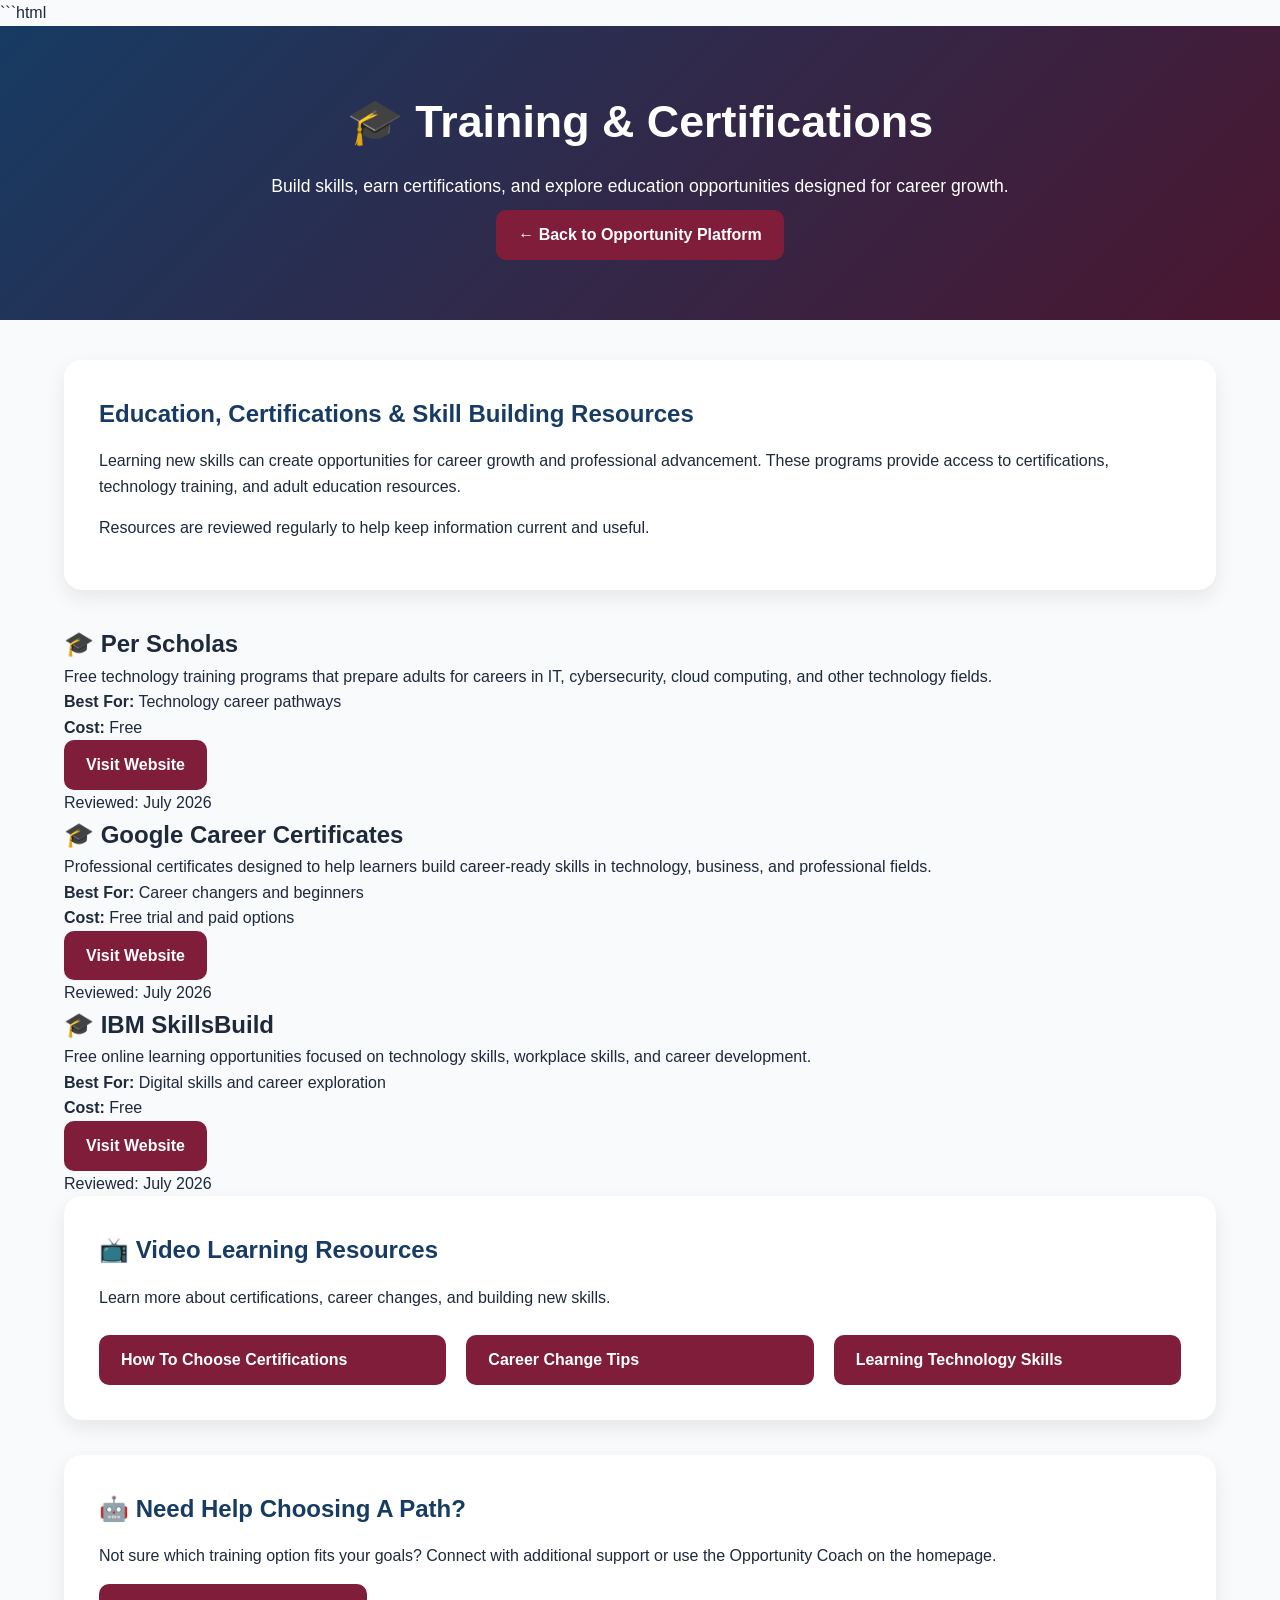
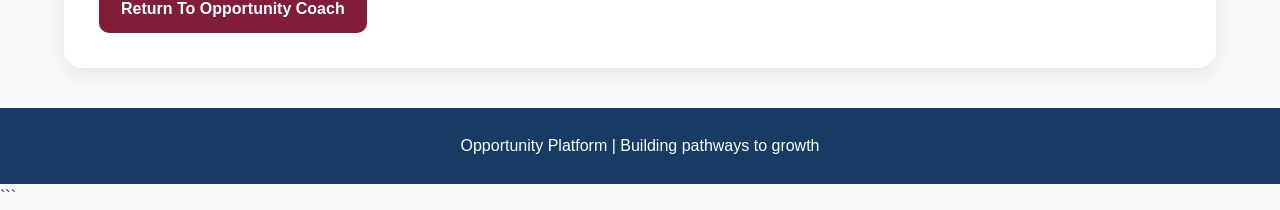
<file: training.html>
```html
<!DOCTYPE html>
<html lang="en">

<head>

<meta charset="UTF-8">

<meta name="viewport" content="width=device-width, initial-scale=1.0">

<title>Training & Certifications | Opportunity Platform</title>

<link rel="stylesheet" href="./style.css">

</head>


<body>


<header class="site-header">

<h1>
🎓 Training & Certifications
</h1>


<p>
Build skills, earn certifications, and explore education opportunities designed for career growth.
</p>


<a href="index.html" class="btn">
← Back to Opportunity Platform
</a>


</header>





<main class="container">





<section class="card">


<h2>
Education, Certifications & Skill Building Resources
</h2>


<p>
Learning new skills can create opportunities for career growth and professional advancement.
These programs provide access to certifications, technology training, and adult education resources.
</p>


<p>
Resources are reviewed regularly to help keep information current and useful.
</p>


</section>








<section class="resource-page-grid">





<div class="resource-box">


<h2>
🎓 Per Scholas
</h2>


<p>
Free technology training programs that prepare adults for careers in IT, cybersecurity, cloud computing, and other technology fields.
</p>


<p>
<strong>Best For:</strong>
Technology career pathways
</p>


<p>
<strong>Cost:</strong>
Free
</p>


<a class="btn" href="https://perscholas.org/" target="_blank">
Visit Website
</a>


<p class="updated">
Reviewed: July 2026
</p>


</div>







<div class="resource-box">


<h2>
🎓 Google Career Certificates
</h2>


<p>
Professional certificates designed to help learners build career-ready skills in technology, business, and professional fields.
</p>


<p>
<strong>Best For:</strong>
Career changers and beginners
</p>


<p>
<strong>Cost:</strong>
Free trial and paid options
</p>


<a class="btn" href="https://grow.google/certificates/" target="_blank">
Visit Website
</a>


<p class="updated">
Reviewed: July 2026
</p>


</div>








<div class="resource-box">


<h2>
🎓 IBM SkillsBuild
</h2>


<p>
Free online learning opportunities focused on technology skills, workplace skills, and career development.
</p>


<p>
<strong>Best For:</strong>
Digital skills and career exploration
</p>


<p>
<strong>Cost:</strong>
Free
</p>


<a class="btn" href="https://skillsbuild.org/" target="_blank">
Visit Website
</a>


<p class="updated">
Reviewed: July 2026
</p>


</div>





</section>









<section class="card">


<h2>
📺 Video Learning Resources
</h2>


<p>
Learn more about certifications, career changes, and building new skills.
</p>


<div class="button-grid">


<a class="btn" href="https://www.youtube.com/results?search_query=how+to+choose+a+career+certification" target="_blank">
How To Choose Certifications
</a>



<a class="btn" href="https://www.youtube.com/results?search_query=free+online+certifications+career+change" target="_blank">
Career Change Tips
</a>



<a class="btn" href="https://www.youtube.com/results?search_query=how+to+start+learning+technology+skills" target="_blank">
Learning Technology Skills
</a>


</div>


</section>








<section class="card">


<h2>
🤖 Need Help Choosing A Path?
</h2>


<p>
Not sure which training option fits your goals? Connect with additional support or use the Opportunity Coach on the homepage.
</p>


<a class="btn" href="index.html">
Return To Opportunity Coach
</a>


</section>






</main>






<footer>

<p>
Opportunity Platform | Building pathways to growth
</p>


</footer>




</body>

</html>
```
</file>
<file: style.css>
* {
    box-sizing: border-box;
    margin: 0;
    padding: 0;
}


body {

    font-family: Arial, Helvetica, sans-serif;

    background: #f8fafc;

    color: #1e293b;

    line-height: 1.6;

}



/* ==========================
HEADER
========================== */


.site-header {

    background: linear-gradient(
        135deg,
        #173b63,
        #4b1630
    );

    color: white;

    padding: 60px 20px;

    text-align: center;

}


.site-header h1 {

    font-size: 2.8rem;

    margin-bottom: 15px;

}



.site-header p {

    max-width: 850px;

    margin: 10px auto;

    font-size: 1.1rem;

}



.tagline {

    font-size: 1.4rem;

    font-weight: bold;

}





/* ==========================
CONTAINER
========================== */


.container {

    width: 90%;

    max-width: 1200px;

    margin: 40px auto;

}





/* ==========================
CARDS
========================== */


.card {

    background: white;

    border-radius: 18px;

    padding: 35px;

    margin-bottom: 35px;

    box-shadow:

    0 8px 20px rgba(0,0,0,.08);

}



.card h2 {

    color:#173b63;

    margin-bottom:15px;

}



.card p {

    margin-bottom:15px;

}





/* ==========================
BUTTONS
========================== */


.btn {

    display:inline-block;

    background:#7f1d3b;

    color:white;

    padding:12px 22px;

    border-radius:10px;

    text-decoration:none;

    font-weight:bold;

    border:none;

    cursor:pointer;

    transition:.3s ease;

}



.btn:hover {

    background:#173b63;

    transform:translateY(-2px);

}





.button-grid {

    display:grid;

    grid-template-columns:

    repeat(auto-fit,minmax(220px,1fr));

    gap:20px;

    margin-top:25px;

}







/* ==========================
SEARCH
========================== */


.search-box {

    display:flex;

    gap:15px;

    margin-top:20px;

}



.search-box input {


    flex:1;

    padding:15px;

    border:

    2px solid #cbd5e1;

    border-radius:10px;

    font-size:1rem;

}



.search-box input:focus {

    outline:none;

    border-color:#173b63;

}







/* ==========================
SPOTLIGHT CAROUSEL
========================== */


.resource-carousel {

    display:flex;

    align-items:center;

    gap:15px;

    margin-top:25px;

}



.resource-track {

    display:flex;

    gap:20px;

    overflow:hidden;

    width:100%;

    justify-content:center;

}





.carousel-btn {

    background:#173b63;

    color:white;

    border:none;

    font-size:30px;

    padding:8px 15px;

    border-radius:12px;

    cursor:pointer;

}



.carousel-btn:hover {

    background:#7f1d3b;

}





/* ==========================
SPOTLIGHT CARDS
========================== */


.resource-card {


    position:relative;

    width:280px;

    height:280px;

    border-radius:18px;

    overflow:hidden;

    flex-shrink:0;

    box-shadow:

    0 8px 20px rgba(0,0,0,.15);

}





.resource-card a {


    display:block;

    height:100%;

    text-decoration:none;

    color:white;

}





.resource-card img {


    width:100%;

    height:100%;

    object-fit:cover;

    display:block;

}
/* ==========================
SPOTLIGHT HOVER PANEL
========================== */


.resource-info {

    position:absolute;

    bottom:0;

    left:0;

    right:0;


    height:100%;


    padding:25px;


    display:flex;

    flex-direction:column;

    justify-content:flex-end;


    background:

    rgba(23,59,99,.92);


    transform:translateY(70%);


    transition:.4s ease;


    color:white;

}



.resource-card:hover .resource-info {


    transform:translateY(0);

}



.resource-info h3 {


    color:white;

    font-size:1.3rem;

    margin-bottom:10px;

}



.resource-info p {


    color:#f8fafc;

    font-size:.95rem;

}





.spotlight-button {


    background:#7f1d3b;


    padding:8px 15px;


    border-radius:8px;


    display:inline-block;


    margin-top:10px;


    width:max-content;


    color:white;


    font-weight:bold;


}





/* ==========================
AI ASSISTANT
========================== */


.ai-box {


    display:flex;


    gap:15px;


    margin-top:20px;


}



.ai-box input {


    flex:1;


    padding:15px;


    border:

    2px solid #cbd5e1;


    border-radius:10px;


    font-size:1rem;


}



.ai-box input:focus {


    outline:none;


    border-color:#173b63;


}



#aiResponse {


    margin-top:20px;


    padding:15px;


    border-radius:10px;


    background:#f1f5f9;


    min-height:40px;


}





/* ==========================
FOOTER
========================== */


footer {


    background:#173b63;


    color:white;


    padding:25px;


    text-align:center;


}







/* ==========================
MOBILE DESIGN
========================== */


@media(max-width:768px){



.site-header h1 {


    font-size:2rem;


}



.container {


    width:95%;


}



.card {


    padding:25px;


}



.search-box {


    flex-direction:column;


}



.ai-box {


    flex-direction:column;


}



.resource-carousel {


    flex-direction:column;


}



.resource-track {


    overflow:hidden;


}



.resource-card {


    width:260px;


    height:260px;


}



}
</file>
